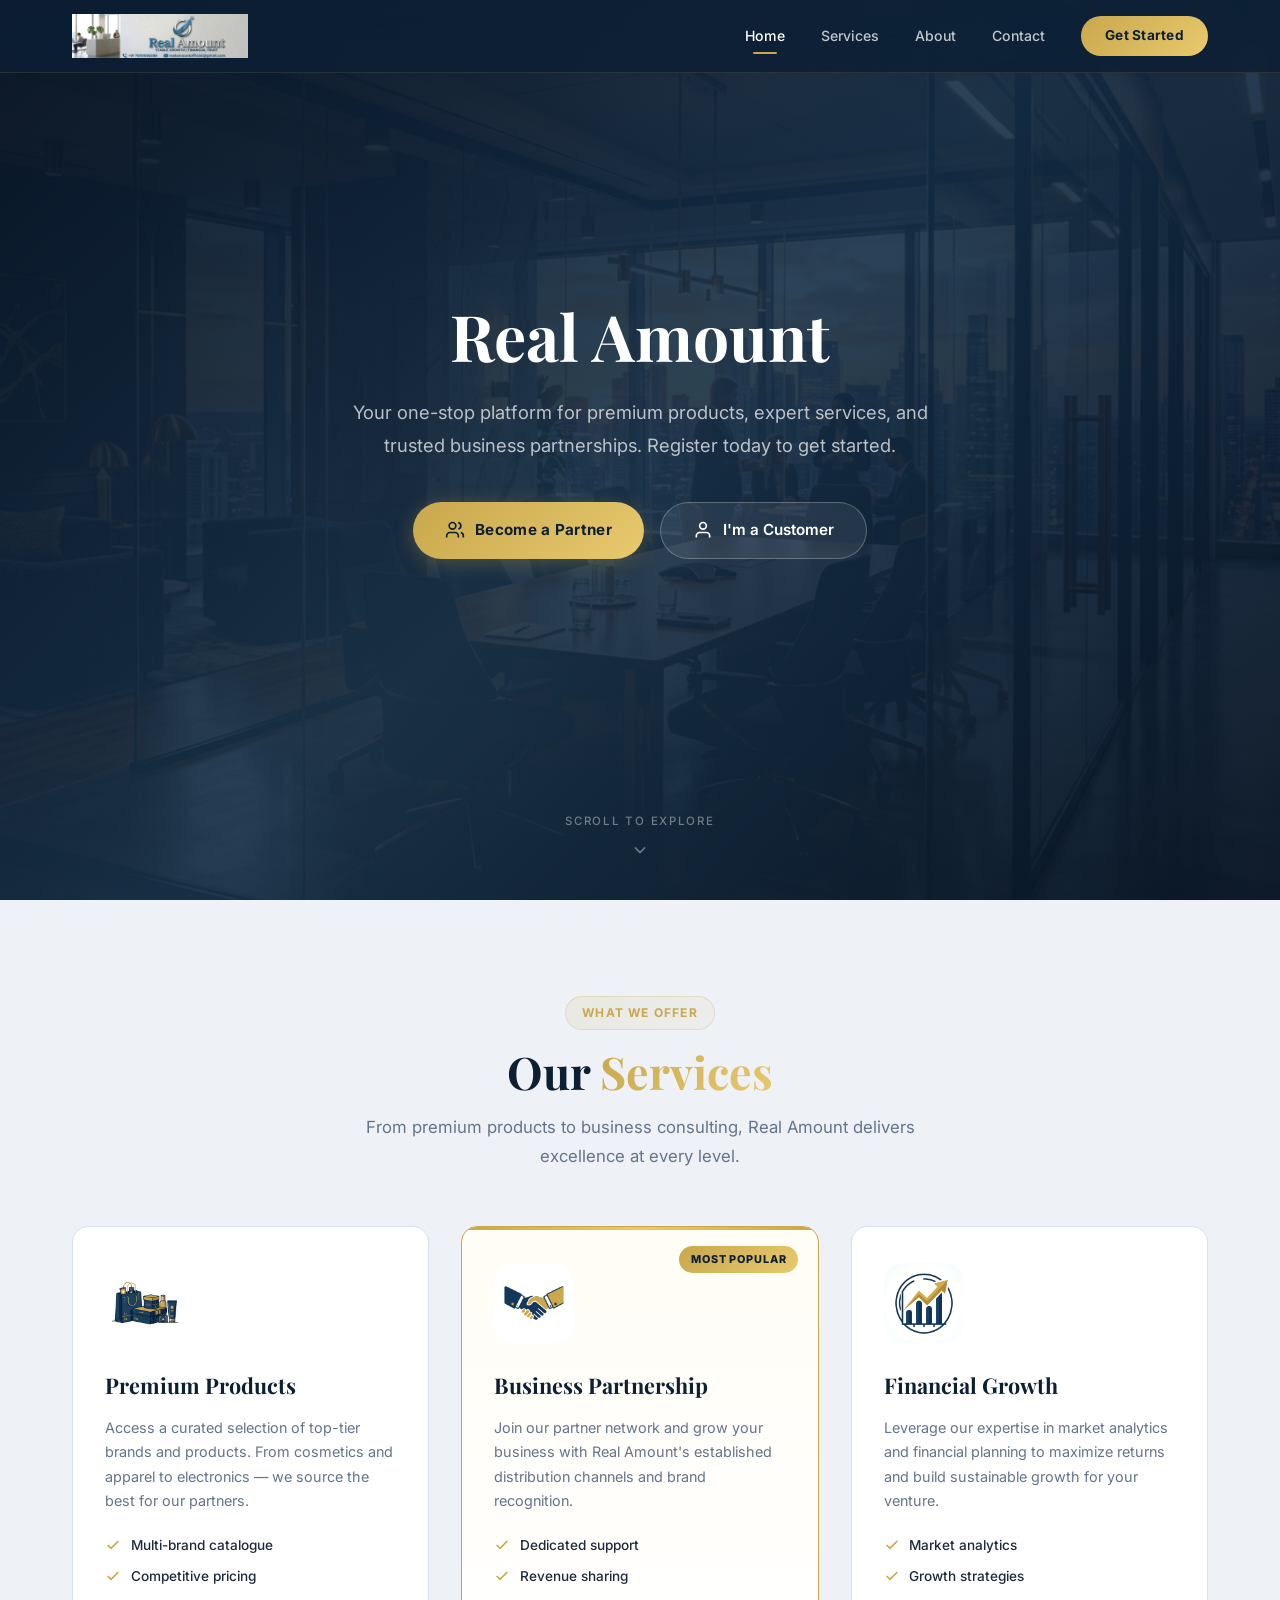
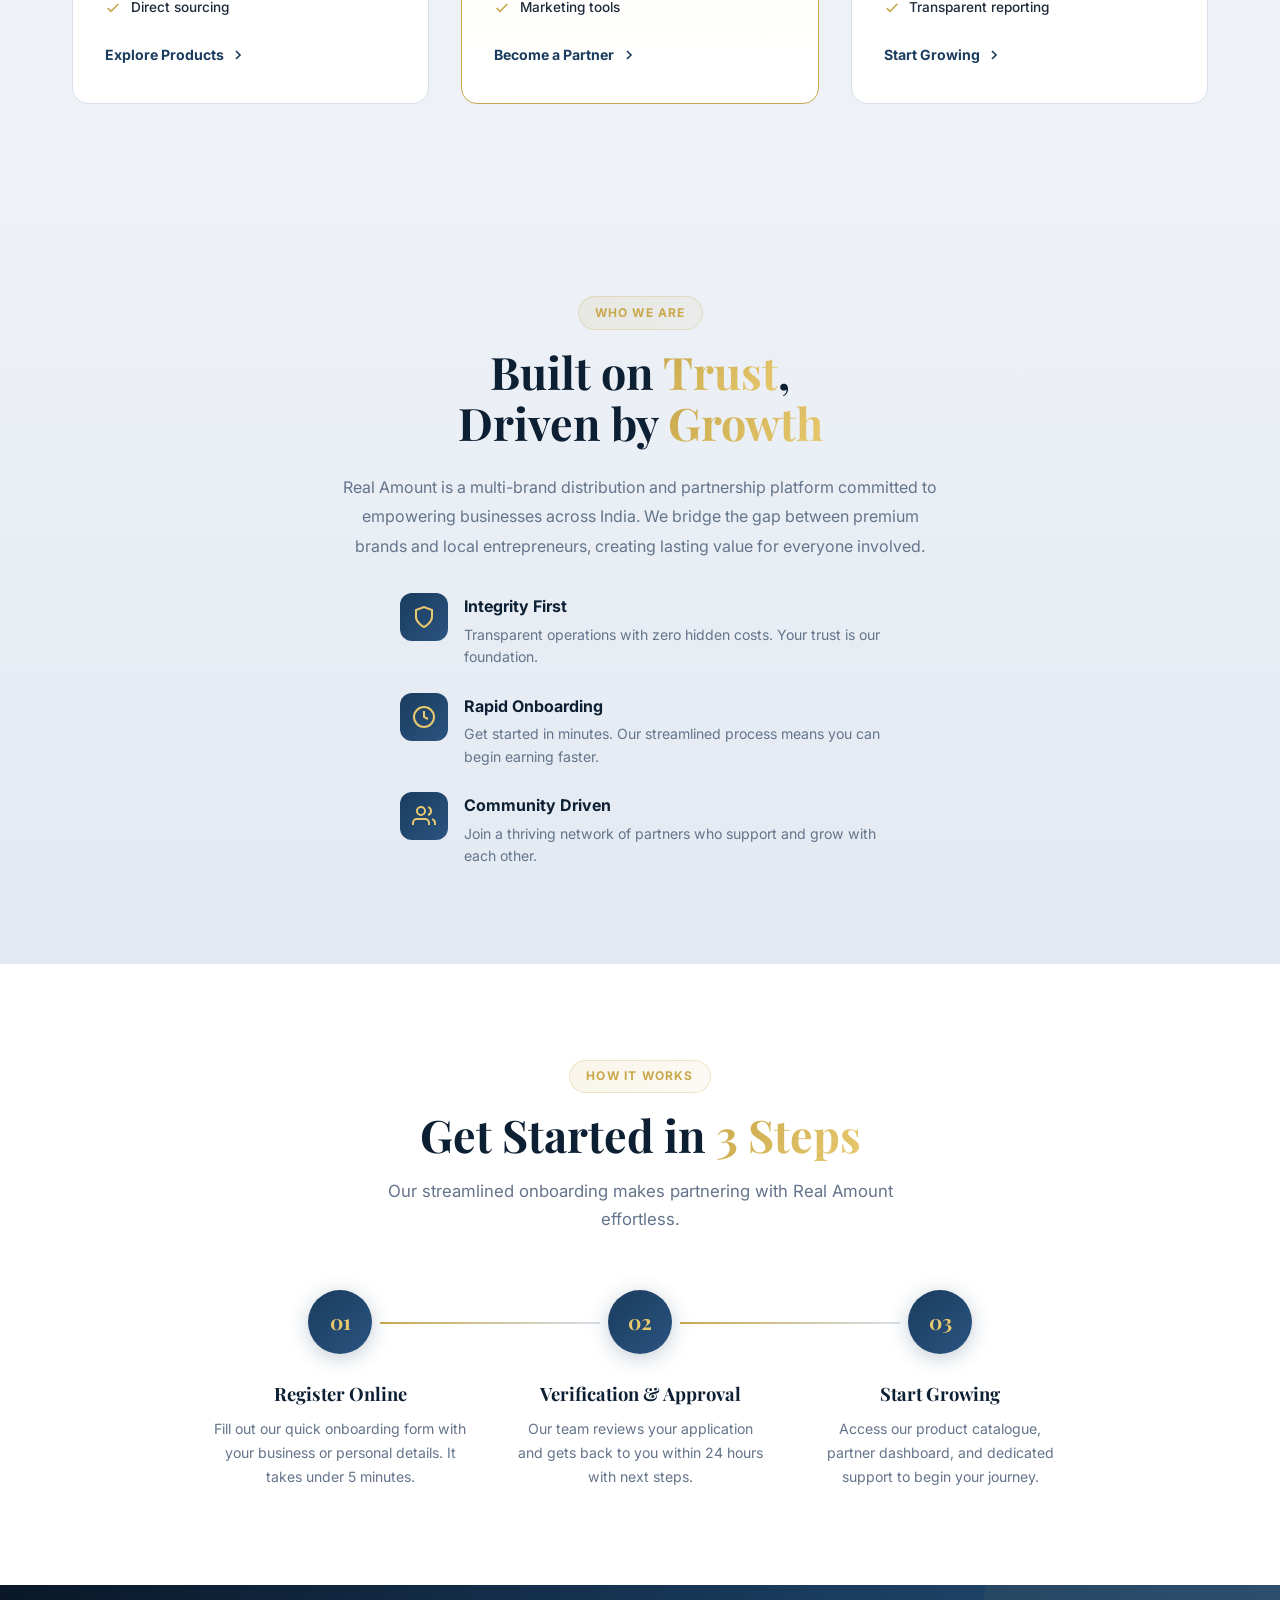
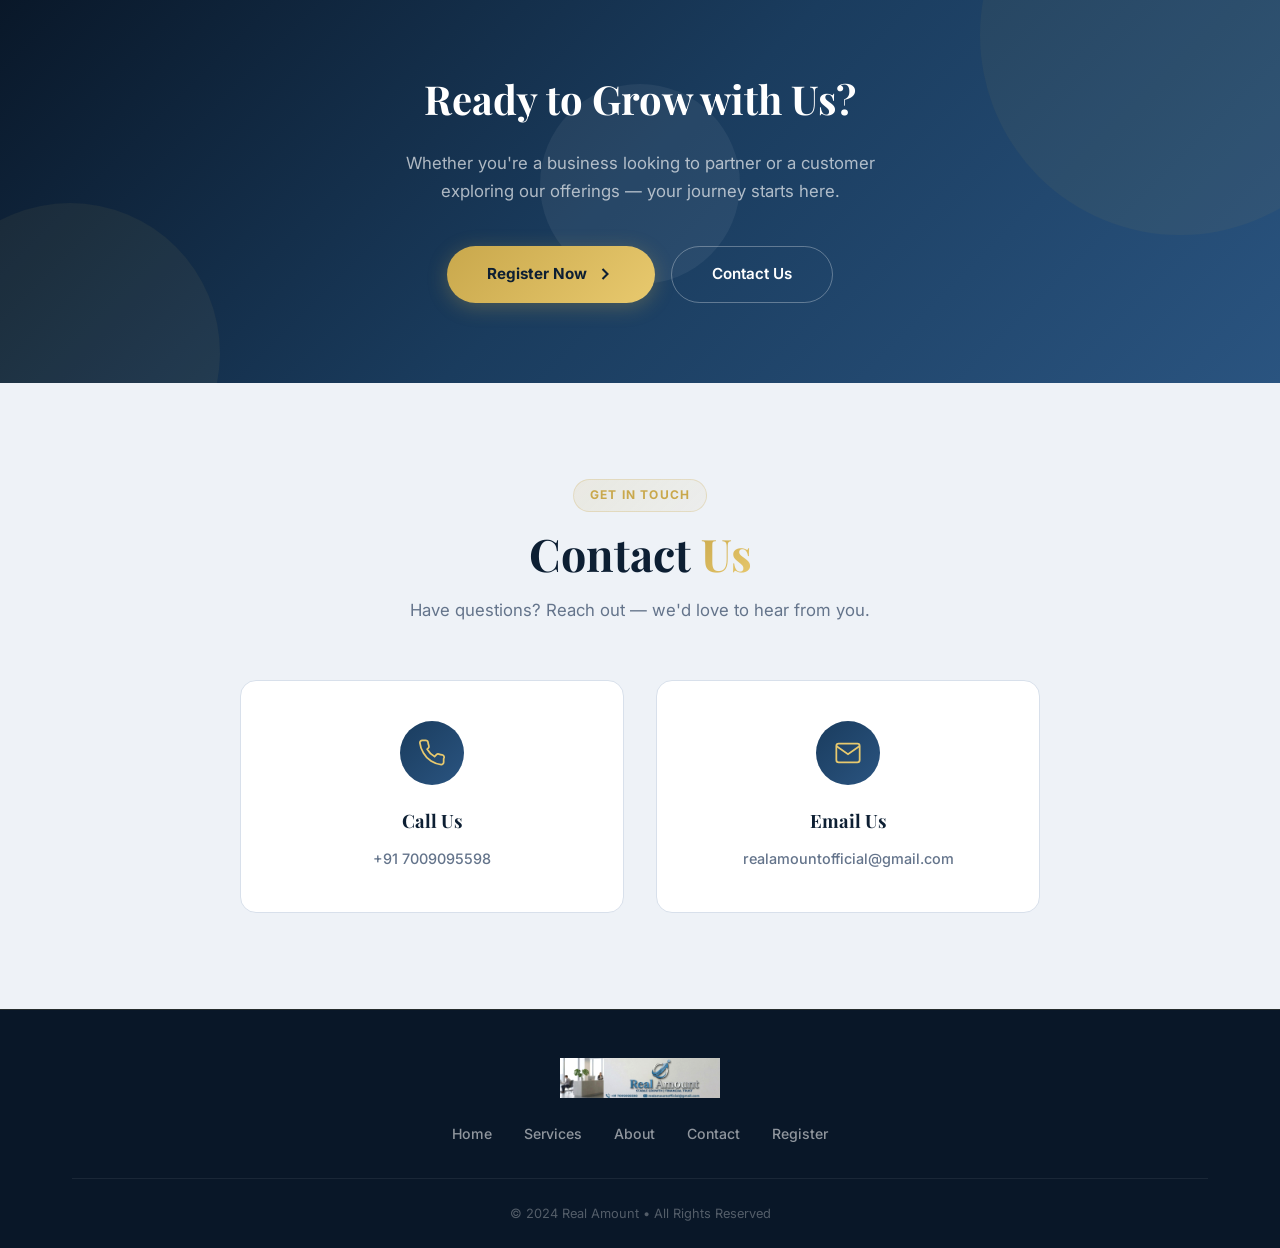
<file: index.html>
<!doctype html>
<html lang="en">
<head>
    <meta charset="UTF-8" />
    <meta name="viewport" content="width=device-width, initial-scale=1.0" />
    <title>Real Amount</title>
    <meta name="description" content="Real Amount — Partner with us or explore our premium product and service offerings." />
    <link rel="stylesheet" href="home.css" />
    <link rel="preconnect" href="https://fonts.googleapis.com" />
    <link href="https://fonts.googleapis.com/css2?family=Inter:wght@300;400;500;600;700;800;900&family=Playfair+Display:wght@400;500;600;700&display=swap" rel="stylesheet" />
</head>
<body>

    <!-- ═══════════ NAVIGATION ═══════════ -->
    <nav class="navbar" id="navbar">
        <div class="nav-inner">
            <a href="home.html" class="nav-brand">
                <img src="assets/logo.jpeg" alt="Real Amount" class="nav-logo" />
            </a>
            <div class="nav-links" id="nav-links">
                <a href="#hero" class="nav-link active">Home</a>
                <a href="#services" class="nav-link">Services</a>
                <a href="#about" class="nav-link">About</a>
                <a href="#contact" class="nav-link">Contact</a>
                <a href="register.html" class="nav-cta">Get Started</a>
            </div>
            <button class="nav-toggle" id="nav-toggle" aria-label="Toggle navigation">
                <span></span><span></span><span></span>
            </button>
        </div>
    </nav>

    <!-- ═══════════ HERO ═══════════ -->
    <section class="hero" id="hero">
        <div class="hero-bg">
            <img src="assets/hero-bg.png" alt="" class="hero-bg-img" />
            <div class="hero-overlay"></div>
        </div>
        <div class="hero-content">
            <h1 class="hero-title">
                <span class="hero-title-line">Real Amount</span>
            </h1>
            <p class="hero-subtitle">
                Your one-stop platform for premium products, expert services, and trusted business partnerships. Register today to get started.
            </p>
            <div class="hero-actions">
                <a href="register.html" class="btn-hero-primary" id="cta-partner">
                    <svg width="20" height="20" viewBox="0 0 24 24" fill="none" stroke="currentColor" stroke-width="2"><path d="M16 21v-2a4 4 0 0 0-4-4H6a4 4 0 0 0-4 4v2"/><circle cx="9" cy="7" r="4"/><path d="M22 21v-2a4 4 0 0 0-3-3.87"/><path d="M16 3.13a4 4 0 0 1 0 7.75"/></svg>
                    Become a Partner
                </a>
                <a href="register.html" class="btn-hero-secondary" id="cta-customer">
                    <svg width="20" height="20" viewBox="0 0 24 24" fill="none" stroke="currentColor" stroke-width="2"><path d="M20 21v-2a4 4 0 0 0-4-4H8a4 4 0 0 0-4 4v2"/><circle cx="12" cy="7" r="4"/></svg>
                    I'm a Customer
                </a>
            </div>
        </div>
        <div class="hero-scroll-indicator">
            <span>Scroll to explore</span>
            <div class="scroll-arrow">
                <svg width="20" height="20" viewBox="0 0 24 24" fill="none" stroke="currentColor" stroke-width="2"><polyline points="6 9 12 15 18 9"/></svg>
            </div>
        </div>
    </section>

    <!-- ═══════════ SERVICES ═══════════ -->
    <section class="services" id="services">
        <div class="section-container">
            <div class="section-header">
                <span class="section-tag">What We Offer</span>
                <h2 class="section-title">Our <span class="text-accent">Services</span></h2>
                <p class="section-desc">From premium products to business consulting, Real Amount delivers excellence at every level.</p>
            </div>
            <div class="services-grid">
                <div class="service-card" id="card-products">
                    <div class="service-card-glow"></div>
                    <div class="service-icon-wrap">
                        <img src="assets/service-products.png" alt="Products" class="service-icon-img" />
                    </div>
                    <h3 class="service-card-title">Premium Products</h3>
                    <p class="service-card-desc">Access a curated selection of top-tier brands and products. From cosmetics and apparel to electronics — we source the best for our partners.</p>
                    <ul class="service-features">
                        <li>
                            <svg width="16" height="16" viewBox="0 0 24 24" fill="none" stroke="currentColor" stroke-width="2.5"><polyline points="20 6 9 17 4 12"/></svg>
                            Multi-brand catalogue
                        </li>
                        <li>
                            <svg width="16" height="16" viewBox="0 0 24 24" fill="none" stroke="currentColor" stroke-width="2.5"><polyline points="20 6 9 17 4 12"/></svg>
                            Competitive pricing
                        </li>
                        <li>
                            <svg width="16" height="16" viewBox="0 0 24 24" fill="none" stroke="currentColor" stroke-width="2.5"><polyline points="20 6 9 17 4 12"/></svg>
                            Direct sourcing
                        </li>
                    </ul>
                    <a href="index.html" class="service-card-link">
                        Explore Products
                        <svg width="16" height="16" viewBox="0 0 24 24" fill="none" stroke="currentColor" stroke-width="2.5"><polyline points="9 18 15 12 9 6"/></svg>
                    </a>
                </div>

                <div class="service-card featured" id="card-partnership">
                    <div class="service-card-glow"></div>
                    <div class="service-featured-tag">Most Popular</div>
                    <div class="service-icon-wrap">
                        <img src="assets/service-consulting.png" alt="Partnership" class="service-icon-img" />
                    </div>
                    <h3 class="service-card-title">Business Partnership</h3>
                    <p class="service-card-desc">Join our partner network and grow your business with Real Amount's established distribution channels and brand recognition.</p>
                    <ul class="service-features">
                        <li>
                            <svg width="16" height="16" viewBox="0 0 24 24" fill="none" stroke="currentColor" stroke-width="2.5"><polyline points="20 6 9 17 4 12"/></svg>
                            Dedicated support
                        </li>
                        <li>
                            <svg width="16" height="16" viewBox="0 0 24 24" fill="none" stroke="currentColor" stroke-width="2.5"><polyline points="20 6 9 17 4 12"/></svg>
                            Revenue sharing
                        </li>
                        <li>
                            <svg width="16" height="16" viewBox="0 0 24 24" fill="none" stroke="currentColor" stroke-width="2.5"><polyline points="20 6 9 17 4 12"/></svg>
                            Marketing tools
                        </li>
                    </ul>
                    <a href="index.html" class="service-card-link">
                        Become a Partner
                        <svg width="16" height="16" viewBox="0 0 24 24" fill="none" stroke="currentColor" stroke-width="2.5"><polyline points="9 18 15 12 9 6"/></svg>
                    </a>
                </div>

                <div class="service-card" id="card-growth">
                    <div class="service-card-glow"></div>
                    <div class="service-icon-wrap">
                        <img src="assets/service-growth.png" alt="Growth" class="service-icon-img" />
                    </div>
                    <h3 class="service-card-title">Financial Growth</h3>
                    <p class="service-card-desc">Leverage our expertise in market analytics and financial planning to maximize returns and build sustainable growth for your venture.</p>
                    <ul class="service-features">
                        <li>
                            <svg width="16" height="16" viewBox="0 0 24 24" fill="none" stroke="currentColor" stroke-width="2.5"><polyline points="20 6 9 17 4 12"/></svg>
                            Market analytics
                        </li>
                        <li>
                            <svg width="16" height="16" viewBox="0 0 24 24" fill="none" stroke="currentColor" stroke-width="2.5"><polyline points="20 6 9 17 4 12"/></svg>
                            Growth strategies
                        </li>
                        <li>
                            <svg width="16" height="16" viewBox="0 0 24 24" fill="none" stroke="currentColor" stroke-width="2.5"><polyline points="20 6 9 17 4 12"/></svg>
                            Transparent reporting
                        </li>
                    </ul>
                    <a href="index.html" class="service-card-link">
                        Start Growing
                        <svg width="16" height="16" viewBox="0 0 24 24" fill="none" stroke="currentColor" stroke-width="2.5"><polyline points="9 18 15 12 9 6"/></svg>
                    </a>
                </div>
            </div>
        </div>
    </section>

    <!-- ═══════════ ABOUT ═══════════ -->
    <section class="about" id="about">
        <div class="section-container">
            <div class="about-grid">
                <div class="about-content">
                    <span class="section-tag">Who We Are</span>
                    <h2 class="section-title">Built on <span class="text-accent">Trust</span>,<br/>Driven by <span class="text-accent">Growth</span></h2>
                    <p class="about-text">
                        Real Amount is a multi-brand distribution and partnership platform committed to empowering businesses across India. We bridge the gap between premium brands and local entrepreneurs, creating lasting value for everyone involved.
                    </p>
                    <div class="about-values">
                        <div class="value-item">
                            <div class="value-icon">
                                <svg width="24" height="24" viewBox="0 0 24 24" fill="none" stroke="currentColor" stroke-width="2"><path d="M12 22s8-4 8-10V5l-8-3-8 3v7c0 6 8 10 8 10z"/></svg>
                            </div>
                            <div>
                                <h4>Integrity First</h4>
                                <p>Transparent operations with zero hidden costs. Your trust is our foundation.</p>
                            </div>
                        </div>
                        <div class="value-item">
                            <div class="value-icon">
                                <svg width="24" height="24" viewBox="0 0 24 24" fill="none" stroke="currentColor" stroke-width="2"><circle cx="12" cy="12" r="10"/><polyline points="12 6 12 12 16 14"/></svg>
                            </div>
                            <div>
                                <h4>Rapid Onboarding</h4>
                                <p>Get started in minutes. Our streamlined process means you can begin earning faster.</p>
                            </div>
                        </div>
                        <div class="value-item">
                            <div class="value-icon">
                                <svg width="24" height="24" viewBox="0 0 24 24" fill="none" stroke="currentColor" stroke-width="2"><path d="M17 21v-2a4 4 0 0 0-4-4H5a4 4 0 0 0-4 4v2"/><circle cx="9" cy="7" r="4"/><path d="M23 21v-2a4 4 0 0 0-3-3.87"/><path d="M16 3.13a4 4 0 0 1 0 7.75"/></svg>
                            </div>
                            <div>
                                <h4>Community Driven</h4>
                                <p>Join a thriving network of partners who support and grow with each other.</p>
                            </div>
                        </div>
                    </div>
                </div>

            </div>
        </div>
    </section>

    <!-- ═══════════ HOW IT WORKS ═══════════ -->
    <section class="process" id="process">
        <div class="section-container">
            <div class="section-header">
                <span class="section-tag">How It Works</span>
                <h2 class="section-title">Get Started in <span class="text-accent">3 Steps</span></h2>
                <p class="section-desc">Our streamlined onboarding makes partnering with Real Amount effortless.</p>
            </div>
            <div class="process-timeline">
                <div class="process-step">
                    <div class="process-number">01</div>
                    <div class="process-connector"></div>
                    <div class="process-content">
                        <h3>Register Online</h3>
                        <p>Fill out our quick onboarding form with your business or personal details. It takes under 5 minutes.</p>
                    </div>
                </div>
                <div class="process-step">
                    <div class="process-number">02</div>
                    <div class="process-connector"></div>
                    <div class="process-content">
                        <h3>Verification & Approval</h3>
                        <p>Our team reviews your application and gets back to you within 24 hours with next steps.</p>
                    </div>
                </div>
                <div class="process-step">
                    <div class="process-number">03</div>
                    <div class="process-connector"></div>
                    <div class="process-content">
                        <h3>Start Growing</h3>
                        <p>Access our product catalogue, partner dashboard, and dedicated support to begin your journey.</p>
                    </div>
                </div>
            </div>
        </div>
    </section>

    <!-- ═══════════ CTA BANNER ═══════════ -->
    <section class="cta-banner">
        <div class="cta-bg-shapes">
            <div class="cta-shape shape-1"></div>
            <div class="cta-shape shape-2"></div>
            <div class="cta-shape shape-3"></div>
        </div>
        <div class="section-container cta-content">
            <h2 class="cta-title">Ready to Grow with Us?</h2>
            <p class="cta-desc">Whether you're a business looking to partner or a customer exploring our offerings — your journey starts here.</p>
            <div class="cta-actions">
                <a href="index.html" class="btn-cta-primary" id="cta-bottom-partner">
                    Register Now
                    <svg width="20" height="20" viewBox="0 0 24 24" fill="none" stroke="currentColor" stroke-width="2.5"><polyline points="9 18 15 12 9 6"/></svg>
                </a>
                <a href="#contact" class="btn-cta-secondary" id="cta-bottom-contact">Contact Us</a>
            </div>
        </div>
    </section>

    <!-- ═══════════ CONTACT ═══════════ -->
    <section class="contact" id="contact">
        <div class="section-container">
            <div class="section-header">
                <span class="section-tag">Get in Touch</span>
                <h2 class="section-title">Contact <span class="text-accent">Us</span></h2>
                <p class="section-desc">Have questions? Reach out — we'd love to hear from you.</p>
            </div>
            <div class="contact-grid">
                <div class="contact-card" id="contact-phone">
                    <div class="contact-card-icon">
                        <svg width="28" height="28" viewBox="0 0 24 24" fill="none" stroke="currentColor" stroke-width="1.5">
                            <path d="M22 16.92v3a2 2 0 0 1-2.18 2 19.79 19.79 0 0 1-8.63-3.07A19.5 19.5 0 0 1 4.69 12 19.79 19.79 0 0 1 1.61 3.4 2 2 0 0 1 3.59 1.22h3a2 2 0 0 1 2 1.72c.127.96.361 1.903.7 2.81a2 2 0 0 1-.45 2.11L7.91 8.77a16 16 0 0 0 6.29 6.29l1.62-1.62a2 2 0 0 1 2.11-.45c.907.339 1.85.573 2.81.7A2 2 0 0 1 22 16.92z"/>
                        </svg>
                    </div>
                    <h3>Call Us</h3>
                    <a href="tel:+917009095598">+91 7009095598</a>
                </div>
                <div class="contact-card" id="contact-email">
                    <div class="contact-card-icon">
                        <svg width="28" height="28" viewBox="0 0 24 24" fill="none" stroke="currentColor" stroke-width="1.5">
                            <path d="M4 4h16c1.1 0 2 .9 2 2v12c0 1.1-.9 2-2 2H4c-1.1 0-2-.9-2-2V6c0-1.1.9-2 2-2z"/>
                            <polyline points="22,6 12,13 2,6"/>
                        </svg>
                    </div>
                    <h3>Email Us</h3>
                    <a href="mailto:realamountofficial@gmail.com">realamountofficial@gmail.com</a>
                </div>
            </div>
        </div>
    </section>

    <!-- ═══════════ FOOTER ═══════════ -->
    <footer class="home-footer">
        <div class="footer-inner">
            <div class="footer-brand">
                <img src="assets/logo.jpeg" alt="Real Amount" class="footer-logo" />

            </div>
            <div class="footer-links">
                <a href="#hero">Home</a>
                <a href="#services">Services</a>
                <a href="#about">About</a>
                <a href="#contact">Contact</a>
                <a href="register.html">Register</a>
            </div>
            <div class="footer-bottom">
                <p>&copy; 2024 Real Amount &bull; All Rights Reserved</p>
            </div>
        </div>
    </footer>

    <script src="home.js"></script>
</body>
</html>
</file>
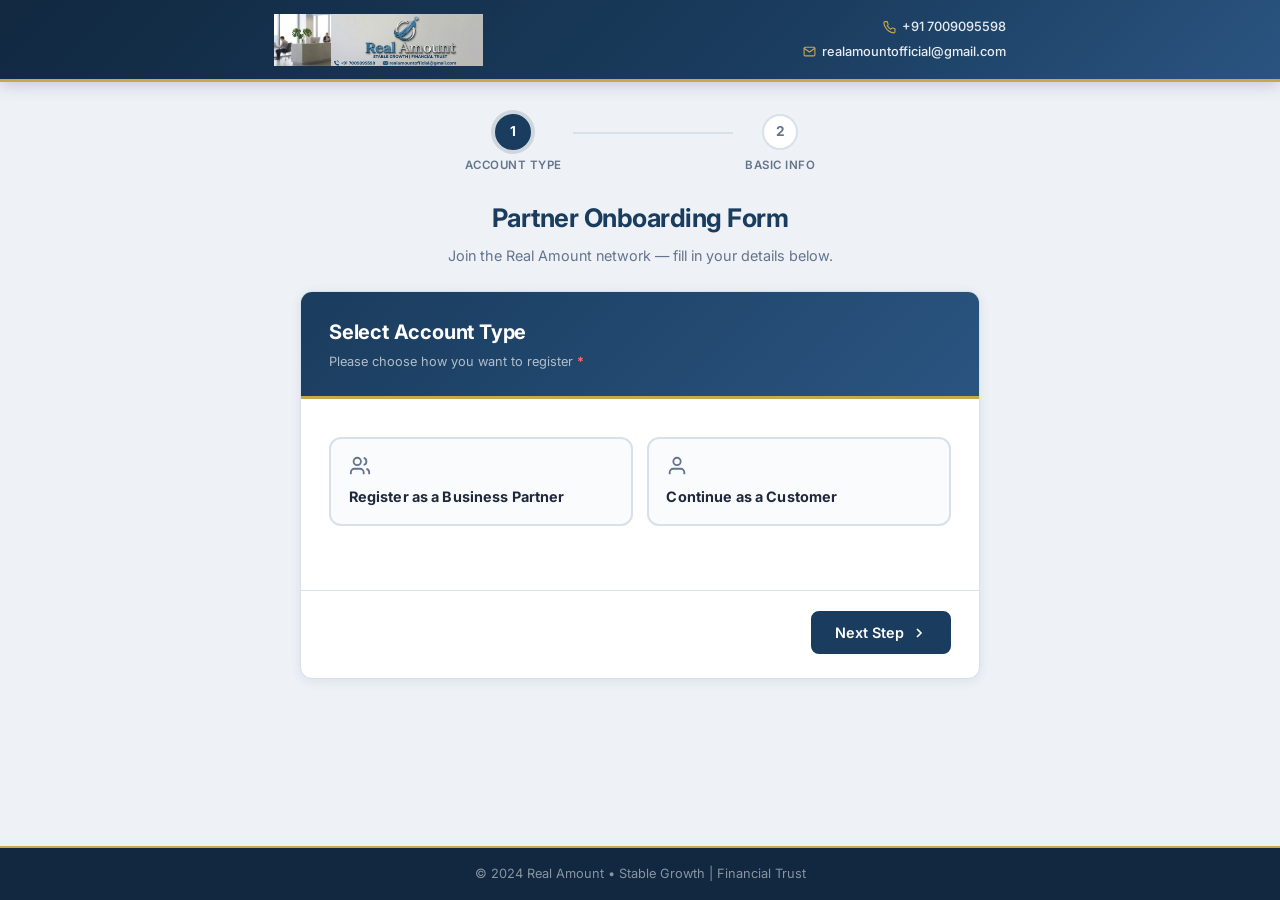
<file: register.html>
<!doctype html>
<html lang="en">

<head>
    <meta charset="UTF-8" />
    <meta name="viewport" content="width=device-width, initial-scale=1.0" />
    <title>Partner Onboarding | Real Amount</title>
    <link rel="stylesheet" href="styles.css" />
    <link rel="preconnect" href="https://fonts.googleapis.com" />
    <link href="https://fonts.googleapis.com/css2?family=Inter:wght@400;500;600;700&display=swap" rel="stylesheet" />
</head>

<body>
    <!-- ───── HEADER ───── -->
    <header class="site-header">
        <div class="header-inner">
            <img src="assets/logo.jpeg" alt="Real Amount" class="logo" />
            <div class="header-contact">
                <a href="tel:+917009095598" class="contact-item">
                    <svg viewBox="0 0 24 24" fill="none" stroke="currentColor" stroke-width="2">
                        <path
                            d="M22 16.92v3a2 2 0 0 1-2.18 2 19.79 19.79 0 0 1-8.63-3.07A19.5 19.5 0 0 1 4.69 12 19.79 19.79 0 0 1 1.61 3.4 2 2 0 0 1 3.59 1.22h3a2 2 0 0 1 2 1.72c.127.96.361 1.903.7 2.81a2 2 0 0 1-.45 2.11L7.91 8.77a16 16 0 0 0 6.29 6.29l1.62-1.62a2 2 0 0 1 2.11-.45c.907.339 1.85.573 2.81.7A2 2 0 0 1 22 16.92z" />
                    </svg>
                    +91 7009095598
                </a>
                <a href="mailto:realamountofficial@gmail.com" class="contact-item">
                    <svg viewBox="0 0 24 24" fill="none" stroke="currentColor" stroke-width="2">
                        <path d="M4 4h16c1.1 0 2 .9 2 2v12c0 1.1-.9 2-2 2H4c-1.1 0-2-.9-2-2V6c0-1.1.9-2 2-2z" />
                        <polyline points="22,6 12,13 2,6" />
                    </svg>
                    realamountofficial@gmail.com
                </a>
            </div>
        </div>
    </header>

    <!-- ───── MAIN ───── -->
    <main class="main-container">
        <!-- Progress Indicator -->
        <div class="progress-wrapper" id="progress-wrapper">
            <div class="progress-track">
                <div class="progress-step" id="prog-step-1">
                    <div class="step-circle active" id="prog-circle-1">
                        1
                    </div>
                    <span class="step-label" id="prog-label-1">Account Type</span>
                </div>
                <div class="progress-line" id="prog-line-1"></div>
                <div class="progress-step" id="prog-step-2">
                    <div class="step-circle" id="prog-circle-2">2</div>
                    <span class="step-label" id="prog-label-2">Basic Info</span>
                </div>
                <div class="progress-line hidden" id="prog-line-2"></div>
                <div class="progress-step hidden" id="prog-step-3">
                    <div class="step-circle" id="prog-circle-3">3</div>
                    <span class="step-label" id="prog-label-3">Payment</span>
                </div>
            </div>
        </div>

        <!-- Form Title -->
        <div class="form-title-block">
            <h1>Partner Onboarding Form</h1>
            <p>
                Join the Real Amount network — fill in your details below.
            </p>
        </div>

        <!-- ── STEP 0: Account Type ── -->
        <div class="form-card" id="step-0">
            <div class="card-header">
                <h2>Select Account Type</h2>
                <p class="required-note">
                    Please choose how you want to register <span class="asterisk">*</span>
                </p>
            </div>

            <div class="fields-grid">
                <div class="form-group full-width">
                    <div class="radio-group account-type-group">
                        <label class="radio-card" id="radio-card-partner">
                            <input type="radio" name="accountType" value="Partner" id="at-partner" />
                            <div class="radio-card-inner">
                                <svg viewBox="0 0 24 24" fill="none" stroke="currentColor" stroke-width="2">
                                    <path d="M16 21v-2a4 4 0 0 0-4-4H6a4 4 0 0 0-4 4v2" />
                                    <circle cx="9" cy="7" r="4" />
                                    <path d="M22 21v-2a4 4 0 0 0-3-3.87" />
                                    <path d="M16 3.13a4 4 0 0 1 0 7.75" />
                                </svg>
                                <span class="radio-title">Register as a Business Partner</span>
                            </div>
                        </label>
                        <label class="radio-card" id="radio-card-customer">
                            <input type="radio" name="accountType" value="Customer" id="at-customer" />
                            <div class="radio-card-inner">
                                <svg viewBox="0 0 24 24" fill="none" stroke="currentColor" stroke-width="2">
                                    <path d="M20 21v-2a4 4 0 0 0-4-4H8a4 4 0 0 0-4 4v2" />
                                    <circle cx="12" cy="7" r="4" />
                                </svg>
                                <span class="radio-title">Continue as a Customer</span>
                            </div>
                        </label>
                    </div>
                    <span class="field-error hidden" id="accountType-error"></span>
                </div>
            </div>

            <div class="btn-row">
                <div></div>
                <button class="btn btn-primary" onclick="goToStep1()">
                    Next Step
                    <svg viewBox="0 0 24 24" fill="none" stroke="currentColor" stroke-width="2.5">
                        <polyline points="9 18 15 12 9 6" />
                    </svg>
                </button>
            </div>
        </div>

        <!-- ── STEP 1: Basic Info ── -->
        <div class="form-card hidden" id="step-1">
            <div class="card-header">
                <span class="card-badge">Step 1 of 2</span>
                <h2>Business Information</h2>
                <p class="required-note">
                    <span class="asterisk">*</span> indicates required field
                </p>
            </div>

            <div class="fields-grid">
                <!-- Email -->
                <div class="form-group full-width">
                    <label for="email">Email <span class="asterisk">*</span></label>
                    <input type="email" id="email" name="email" placeholder="your@email.com" autocomplete="email" />
                    <span class="field-error hidden" id="email-error"></span>
                </div>

                <!-- Business Name -->
                <div class="form-group full-width">
                    <label for="businessName">Business Name
                        <span class="asterisk">*</span></label>
                    <input type="text" id="businessName" name="businessName" placeholder="Enter your business name" />
                    <span class="field-error hidden" id="businessName-error"></span>
                </div>

                <!-- Workplace Address -->
                <div class="form-group full-width">
                    <label for="workplaceAddress">Workplace Address
                        <span class="asterisk">*</span></label>
                    <textarea id="workplaceAddress" name="workplaceAddress" placeholder="Full address of your workplace"
                        rows="3"></textarea>
                    <span class="field-error hidden" id="workplaceAddress-error"></span>
                </div>

                <!-- GST Number -->
                <div class="form-group">
                    <label for="gstNumber">GST Number</label>
                    <input type="text" id="gstNumber" name="gstNumber" placeholder="Optional" maxlength="15"
                        style="text-transform: uppercase" />
                </div>

                <!-- Contact Person -->
                <div class="form-group">
                    <label for="contactPerson">Contact Person Name
                        <span class="asterisk">*</span></label>
                    <input type="text" id="contactPerson" name="contactPerson" placeholder="Full name" />
                    <span class="field-error hidden" id="contactPerson-error"></span>
                </div>

                <!-- Mobile Number -->
                <div class="form-group">
                    <label for="mobile">Mobile Number
                        <span class="asterisk">*</span></label>
                    <div class="input-with-prefix">
                        <span class="input-prefix">+91</span>
                        <input type="tel" id="mobile" name="mobile" placeholder="10-digit number" maxlength="10"
                            inputmode="numeric" />
                    </div>
                    <span class="field-error hidden" id="mobile-error"></span>
                </div>

                <!-- Business Type -->
                <div class="form-group full-width">
                    <label>Choose your business type
                        <span class="asterisk">*</span></label>
                    <div class="radio-group">
                        <label class="radio-card" id="radio-card-product">
                            <input type="radio" name="businessType" value="Product Sale (Retail)" id="bt-product" />
                            <div class="radio-card-inner">
                                <svg viewBox="0 0 24 24" fill="none" stroke="currentColor" stroke-width="2">
                                    <path d="M6 2L3 6v14a2 2 0 0 0 2 2h14a2 2 0 0 0 2-2V6l-3-4z" />
                                    <line x1="3" y1="6" x2="21" y2="6" />
                                    <path d="M16 10a4 4 0 0 1-8 0" />
                                </svg>
                                <span class="radio-title">Product Sale (Retail)</span>
                                <span class="radio-desc">Sell physical products to
                                    customers</span>
                            </div>
                        </label>
                        <label class="radio-card" id="radio-card-service">
                            <input type="radio" name="businessType" value="Service Provider" id="bt-service" />
                            <div class="radio-card-inner">
                                <svg viewBox="0 0 24 24" fill="none" stroke="currentColor" stroke-width="2">
                                    <path
                                        d="M14.7 6.3a1 1 0 0 0 0 1.4l1.6 1.6a1 1 0 0 0 1.4 0l3.77-3.77a6 6 0 0 1-7.94 7.94l-6.91 6.91a2.12 2.12 0 0 1-3-3l6.91-6.91a6 6 0 0 1 7.94-7.94l-3.76 3.76z" />
                                </svg>
                                <span class="radio-title">Service Provider</span>
                                <span class="radio-desc">Offer services or repairs to
                                    customers</span>
                            </div>
                        </label>
                    </div>
                    <span class="field-error hidden" id="businessType-error"></span>
                </div>
            </div>
            <!-- /fields-grid -->

            <div class="btn-row">
                <div></div>
                <button class="btn btn-primary" onclick="goToStep2()">
                    Next Step
                    <svg viewBox="0 0 24 24" fill="none" stroke="currentColor" stroke-width="2.5">
                        <polyline points="9 18 15 12 9 6" />
                    </svg>
                </button>
            </div>
        </div>
        <!-- /step-1 -->

        <!-- ── STEP 1: Customer Details (CUSTOMER) ── -->
        <div class="form-card hidden" id="step-1-customer">
            <div class="card-header">
                <span class="card-badge">Step 1 of 3</span>
                <h2>Customer Details</h2>
                <p class="required-note">
                    <span class="asterisk">*</span> indicates required field
                </p>
            </div>

            <div class="fields-grid">
                <div class="form-group full-width">
                    <label for="customerName">Name <span class="asterisk">*</span></label>
                    <input type="text" id="customerName" name="customerName" placeholder="Enter your full name" />
                    <span class="field-error hidden" id="customerName-error"></span>
                </div>

                <div class="form-group">
                    <label for="customerMobile">Mobile Number <span class="asterisk">*</span></label>
                    <div class="input-with-prefix">
                        <span class="input-prefix">+91</span>
                        <input type="tel" id="customerMobile" name="customerMobile" placeholder="10-digit number"
                            maxlength="10" inputmode="numeric" />
                    </div>
                    <span class="field-error hidden" id="customerMobile-error"></span>
                </div>

                <div class="form-group full-width">
                    <label for="customerAddress">Address <span class="asterisk">*</span></label>
                    <textarea id="customerAddress" name="customerAddress" placeholder="Your full address"
                        rows="3"></textarea>
                    <span class="field-error hidden" id="customerAddress-error"></span>
                </div>

                <div class="form-group full-width">
                    <label>What service do you want? <span class="asterisk">*</span></label>
                    <div class="radio-group">
                        <label class="radio-card" id="radio-card-buy-new">
                            <input type="radio" name="customerService" value="Buy New product" id="cs-buy-new" />
                            <div class="radio-card-inner">
                                <span class="radio-title">Buy New product</span>
                            </div>
                        </label>
                        <label class="radio-card" id="radio-card-service-repair">
                            <input type="radio" name="customerService" value="Service/Repair" id="cs-service-repair" />
                            <div class="radio-card-inner">
                                <span class="radio-title">Service/Repair</span>
                            </div>
                        </label>
                        <label class="radio-card" id="radio-card-buy-used">
                            <input type="radio" name="customerService" value="Buy used product" id="cs-buy-used" />
                            <div class="radio-card-inner">
                                <span class="radio-title">Buy used product</span>
                            </div>
                        </label>
                        <label class="radio-card" id="radio-card-sell-used">
                            <input type="radio" name="customerService" value="Sell used product" id="cs-sell-used" />
                            <div class="radio-card-inner">
                                <span class="radio-title">Sell used product</span>
                            </div>
                        </label>
                    </div>
                    <span class="field-error hidden" id="customerService-error"></span>
                </div>
            </div>

            <div class="btn-row">
                <button class="btn btn-outline" onclick="goBackToStep0()">
                    <svg viewBox="0 0 24 24" fill="none" stroke="currentColor" stroke-width="2.5">
                        <polyline points="15 18 9 12 15 6" />
                    </svg>
                    Back
                </button>
                <button class="btn btn-primary" onclick="goToStep2Customer()">
                    Next Step
                    <svg viewBox="0 0 24 24" fill="none" stroke="currentColor" stroke-width="2.5">
                        <polyline points="9 18 15 12 9 6" />
                    </svg>
                </button>
            </div>
        </div>

        <!-- ── STEP 2A: Product Sale (Retail) ── -->
        <div class="form-card hidden" id="step-2a">
            <div class="card-header">
                <span class="card-badge product-badge">Product Sale (Retail)</span>
                <h2>What products do you sell?</h2>
                <p class="required-note">
                    Select all that apply <span class="asterisk">*</span>
                </p>
            </div>

            <div class="checkbox-grid" id="product-checkbox-grid">
                <label class="checkbox-item"><input type="checkbox" name="products" value="Air Conditioner" /><span
                        class="checkbox-box"></span>Air
                    Conditioner</label>
                <label class="checkbox-item"><input type="checkbox" name="products" value="Refrigerator" /><span
                        class="checkbox-box"></span>Refrigerator</label>
                <label class="checkbox-item"><input type="checkbox" name="products" value="Led Tv" /><span
                        class="checkbox-box"></span>Led Tv</label>
                <label class="checkbox-item"><input type="checkbox" name="products" value="RO" /><span
                        class="checkbox-box"></span>RO</label>
                <label class="checkbox-item"><input type="checkbox" name="products" value="Inverter" /><span
                        class="checkbox-box"></span>Inverter</label>
                <label class="checkbox-item"><input type="checkbox" name="products" value="Oven/OTG/Induction" /><span
                        class="checkbox-box"></span>Oven/OTG/Induction</label>
                <label class="checkbox-item"><input type="checkbox" name="products" value="Cooler" /><span
                        class="checkbox-box"></span>Cooler</label>
                <label class="checkbox-item"><input type="checkbox" name="products" value="Washing Machine" /><span
                        class="checkbox-box"></span>Washing
                    Machine</label>
                <label class="checkbox-item"><input type="checkbox" name="products" value="Mobile" /><span
                        class="checkbox-box"></span>Mobile</label>
                <label class="checkbox-item"><input type="checkbox" name="products" value="Books and Stationary" /><span
                        class="checkbox-box"></span>Books and
                    Stationary</label>
                <label class="checkbox-item"><input type="checkbox" name="products" value="Kitchen Appliances" /><span
                        class="checkbox-box"></span>Kitchen
                    Appliances</label>
                <label class="checkbox-item"><input type="checkbox" name="products" value="Plywood and Hardware" /><span
                        class="checkbox-box"></span>Plywood and
                    Hardware</label>
                <label class="checkbox-item"><input type="checkbox" name="products" value="Automotive" /><span
                        class="checkbox-box"></span>Automotive</label>
                <label class="checkbox-item"><input type="checkbox" name="products" value="Furniture" /><span
                        class="checkbox-box"></span>Furniture</label>
                <label class="checkbox-item"><input type="checkbox" name="products" value="Gift Shop" /><span
                        class="checkbox-box"></span>Gift Shop</label>
                <label class="checkbox-item"><input type="checkbox" name="products" value="Footwear" /><span
                        class="checkbox-box"></span>Footwear</label>
                <label class="checkbox-item"><input type="checkbox" name="products" value="Chemist" /><span
                        class="checkbox-box"></span>Chemist</label>
                <label class="checkbox-item"><input type="checkbox" name="products" value="Building Material" /><span
                        class="checkbox-box"></span>Building
                    Material</label>
                <label class="checkbox-item"><input type="checkbox" name="products" value="Agricultural Goods" /><span
                        class="checkbox-box"></span>Agricultural
                    Goods</label>
                <label class="checkbox-item"><input type="checkbox" name="products" value="Sweet Shop" /><span
                        class="checkbox-box"></span>Sweet Shop</label>
                <label class="checkbox-item"><input type="checkbox" name="products" value="Sanitary Store" /><span
                        class="checkbox-box"></span>Sanitary
                    Store</label>
                <label class="checkbox-item"><input type="checkbox" name="products" value="Home Baker" /><span
                        class="checkbox-box"></span>Home Baker</label>
                <label class="checkbox-item"><input type="checkbox" name="products" value="Hardware and Tools" /><span
                        class="checkbox-box"></span>Hardware and
                    Tools</label>
                <label class="checkbox-item"><input type="checkbox" name="products" value="Toys/Games" /><span
                        class="checkbox-box"></span>Toys/Games</label>
                <label class="checkbox-item"><input type="checkbox" name="products" value="Flowers and Gifts" /><span
                        class="checkbox-box"></span>Flowers and
                    Gifts</label>
                <label class="checkbox-item"><input type="checkbox" name="products" value="Boutique" /><span
                        class="checkbox-box"></span>Boutique</label>
                <label class="checkbox-item"><input type="checkbox" name="products" value="Home Decor" /><span
                        class="checkbox-box"></span>Home Decor</label>
                <label class="checkbox-item"><input type="checkbox" name="products" value="Opticals" /><span
                        class="checkbox-box"></span>Opticals</label>
                <label class="checkbox-item"><input type="checkbox" name="products" value="Grocery Store" /><span
                        class="checkbox-box"></span>Grocery Store</label>
                <label class="checkbox-item"><input type="checkbox" name="products" value="Spare Parts" /><span
                        class="checkbox-box"></span>Spare Parts</label>
                <label class="checkbox-item none-item"><input type="checkbox" name="products" value="None of the above"
                        id="product-none" /><span class="checkbox-box"></span>None of the
                    above</label>
                <label class="checkbox-item other-item">
                    <input type="checkbox" name="products" value="Other" id="product-other" />
                    <span class="checkbox-box"></span>Other
                </label>
            </div>
            <div class="other-input-wrap hidden" id="product-other-wrap">
                <input type="text" id="product-other-input" class="other-input" placeholder="Please specify..." />
            </div>
            <span class="field-error hidden" id="products-error"></span>

            <!-- Brands + Upload -->
            <div class="card-section">
                <div class="form-group">
                    <label for="brands">Please mention the brands you deal in</label>
                    <input type="text" id="brands" name="brands" placeholder="e.g. Samsung, LG, Sony..." />
                </div>

                <div class="form-group" style="margin-top: 1rem">
                    <label>Upload Business / Visiting Card</label>
                    <div class="upload-zone" id="product-upload-zone"
                        onclick="document.getElementById('product-file-input').click()">
                        <input type="file" id="product-file-input" accept=".pdf,image/*" style="display: none"
                            onchange="handleFileSelect(this, 'product-upload-zone')" />
                        <div class="upload-placeholder" id="product-upload-placeholder">
                            <svg viewBox="0 0 24 24" fill="none" stroke="currentColor" stroke-width="1.5">
                                <path d="M21 15v4a2 2 0 0 1-2 2H5a2 2 0 0 1-2-2v-4" />
                                <polyline points="17 8 12 3 7 8" />
                                <line x1="12" y1="3" x2="12" y2="15" />
                            </svg>
                            <p class="upload-main-text">Click to upload or drag &amp; drop</p>
                            <p class="upload-sub-text">PDF or image &bull; Max 2 MB</p>
                        </div>
                        <div class="upload-preview hidden" id="product-upload-preview">
                            <svg viewBox="0 0 24 24" fill="none" stroke="currentColor" stroke-width="1.5">
                                <path d="M14 2H6a2 2 0 0 0-2 2v16a2 2 0 0 0 2 2h12a2 2 0 0 0 2-2V8z" />
                                <polyline points="14 2 14 8 20 8" />
                            </svg>
                            <div>
                                <p class="file-name" id="product-file-name"></p>
                                <p class="file-size" id="product-file-size"></p>
                            </div>
                            <button type="button" class="remove-file"
                                onclick="removeFile('product-upload-zone', 'product-file-input', event)">
                                &#x2715;
                            </button>
                        </div>
                    </div>
                </div>
            </div>

            <div class="btn-row">
                <button class="btn btn-outline" onclick="goBack()">
                    <svg viewBox="0 0 24 24" fill="none" stroke="currentColor" stroke-width="2.5">
                        <polyline points="15 18 9 12 15 6" />
                    </svg>
                    Back
                </button>
                <button class="btn btn-primary" id="product-submit-btn" onclick="handleStep2Submit('product')">
                    <span id="product-submit-text">Submit Form</span>
                    <svg viewBox="0 0 24 24" fill="none" stroke="currentColor" stroke-width="2.5">
                        <polyline points="20 6 9 17 4 12" />
                    </svg>
                </button>
            </div>
        </div>
        <!-- /step-2a -->

        <!-- ── STEP 2B: Service Provider ── -->
        <div class="form-card hidden" id="step-2b">
            <div class="card-header">
                <span class="card-badge service-badge">Service Provider</span>
                <h2>Select Your Services</h2>
                <p class="required-note">
                    Select all that apply <span class="asterisk">*</span>
                </p>
            </div>

            <div class="checkbox-grid" id="service-checkbox-grid">
                <label class="checkbox-item"><input type="checkbox" name="services" value="Ac Service/Repair" /><span
                        class="checkbox-box"></span>Ac
                    Service/Repair</label>
                <label class="checkbox-item"><input type="checkbox" name="services" value="Refrigerator Repair" /><span
                        class="checkbox-box"></span>Refrigerator
                    Repair</label>
                <label class="checkbox-item"><input type="checkbox" name="services" value="Tv/Led Repair" /><span
                        class="checkbox-box"></span>Tv/Led Repair</label>
                <label class="checkbox-item"><input type="checkbox" name="services" value="Mobile Repair" /><span
                        class="checkbox-box"></span>Mobile Repair</label>
                <label class="checkbox-item"><input type="checkbox" name="services" value="Laptop Repair" /><span
                        class="checkbox-box"></span>Laptop Repair</label>
                <label class="checkbox-item"><input type="checkbox" name="services" value="Plumber" /><span
                        class="checkbox-box"></span>Plumber</label>
                <label class="checkbox-item"><input type="checkbox" name="services"
                        value="IELETS/Coaching Centre" /><span class="checkbox-box"></span>IELETS/Coaching
                    Centre</label>
                <label class="checkbox-item"><input type="checkbox" name="services" value="Investment" /><span
                        class="checkbox-box"></span>Investment</label>
                <label class="checkbox-item"><input type="checkbox" name="services" value="Auto Dealer" /><span
                        class="checkbox-box"></span>Auto Dealer</label>
                <label class="checkbox-item"><input type="checkbox" name="services" value="Electrician" /><span
                        class="checkbox-box"></span>Electrician</label>
                <label class="checkbox-item"><input type="checkbox" name="services" value="Carpenter" /><span
                        class="checkbox-box"></span>Carpenter</label>
                <label class="checkbox-item"><input type="checkbox" name="services" value="Education" /><span
                        class="checkbox-box"></span>Education</label>
                <label class="checkbox-item"><input type="checkbox" name="services" value="Health Care" /><span
                        class="checkbox-box"></span>Health Care</label>
                <label class="checkbox-item"><input type="checkbox" name="services" value="Taxi/Cab Services" /><span
                        class="checkbox-box"></span>Taxi/Cab
                    Services</label>
                <label class="checkbox-item"><input type="checkbox" name="services" value="Financial Services" /><span
                        class="checkbox-box"></span>Financial
                    Services</label>
                <label class="checkbox-item"><input type="checkbox" name="services" value="Event Management" /><span
                        class="checkbox-box"></span>Event
                    Management</label>
                <label class="checkbox-item"><input type="checkbox" name="services" value="Catering" /><span
                        class="checkbox-box"></span>Catering</label>
                <label class="checkbox-item"><input type="checkbox" name="services" value="Car Washing" /><span
                        class="checkbox-box"></span>Car Washing</label>
                <label class="checkbox-item"><input type="checkbox" name="services" value="Photographer" /><span
                        class="checkbox-box"></span>Photographer</label>
                <label class="checkbox-item"><input type="checkbox" name="services" value="Courier Services" /><span
                        class="checkbox-box"></span>Courier
                    Services</label>
                <label class="checkbox-item"><input type="checkbox" name="services" value="Banquet Hall" /><span
                        class="checkbox-box"></span>Banquet Hall</label>
                <label class="checkbox-item"><input type="checkbox" name="services" value="Real Estate" /><span
                        class="checkbox-box"></span>Real Estate</label>
                <label class="checkbox-item none-item"><input type="checkbox" name="services" value="None of the above"
                        id="service-none" /><span class="checkbox-box"></span>None of the
                    above</label>
                <label class="checkbox-item other-item">
                    <input type="checkbox" name="services" value="Other" id="service-other" />
                    <span class="checkbox-box"></span>Other
                </label>
            </div>
            <div class="other-input-wrap hidden" id="service-other-wrap">
                <input type="text" id="service-other-input" class="other-input" placeholder="Please specify..." />
            </div>
            <span class="field-error hidden" id="services-error"></span>

            <!-- File Upload -->
            <div class="card-section">
                <div class="form-group">
                    <label>Upload Business / Visiting Card</label>
                    <div class="upload-zone" id="service-upload-zone"
                        onclick="document.getElementById('service-file-input').click()">
                        <input type="file" id="service-file-input" accept=".pdf,image/*" style="display: none"
                            onchange="handleFileSelect(this, 'service-upload-zone')" />
                        <div class="upload-placeholder" id="service-upload-placeholder">
                            <svg viewBox="0 0 24 24" fill="none" stroke="currentColor" stroke-width="1.5">
                                <path d="M21 15v4a2 2 0 0 1-2 2H5a2 2 0 0 1-2-2v-4" />
                                <polyline points="17 8 12 3 7 8" />
                                <line x1="12" y1="3" x2="12" y2="15" />
                            </svg>
                            <p class="upload-main-text">Click to upload or drag &amp; drop</p>
                            <p class="upload-sub-text">PDF or image &bull; Max 2 MB</p>
                        </div>
                        <div class="upload-preview hidden" id="service-upload-preview">
                            <svg viewBox="0 0 24 24" fill="none" stroke="currentColor" stroke-width="1.5">
                                <path d="M14 2H6a2 2 0 0 0-2 2v16a2 2 0 0 0 2 2h12a2 2 0 0 0 2-2V8z" />
                                <polyline points="14 2 14 8 20 8" />
                            </svg>
                            <div>
                                <p class="file-name" id="service-file-name"></p>
                                <p class="file-size" id="service-file-size"></p>
                            </div>
                            <button type="button" class="remove-file"
                                onclick="removeFile('service-upload-zone', 'service-file-input', event)">
                                &#x2715;
                            </button>
                        </div>
                    </div>
                </div>
            </div>

            <div class="btn-row">
                <button class="btn btn-outline" onclick="goBack()">
                    <svg viewBox="0 0 24 24" fill="none" stroke="currentColor" stroke-width="2.5">
                        <polyline points="15 18 9 12 15 6" />
                    </svg>
                    Back
                </button>
                <button class="btn btn-primary" id="service-submit-btn" onclick="handleStep2Submit('service')">
                    <span id="service-submit-text">Submit Form</span>
                    <svg viewBox="0 0 24 24" fill="none" stroke="currentColor" stroke-width="2.5">
                        <polyline points="20 6 9 17 4 12" />
                    </svg>
                </button>
            </div>
        </div>
        <!-- /step-2b -->

        <!-- ── STEP 3: Payment (CUSTOMER) ── -->
        <div class="form-card hidden" id="step-3-customer">
            <div class="card-header">
                <span class="card-badge">Step 3 of 3</span>
                <h2>Payment Details</h2>
                <p class="required-note">
                    A service fee of Rs 50/- (non refundable) will be charged per lead.
                </p>
            </div>

            <div class="fields-grid">
                <!-- Payment Instructions -->
                <div class="form-group full-width">
                    <div class="payment-box">
                        <p class="payment-title">Please pay Rs 50/- using UPI</p>
                        <img src="assets/qr.png" alt="Payment QR Code" class="payment-qr" />
                    </div>
                </div>

                <!-- File Upload -->
                <div class="form-group full-width">
                    <label>Upload Payment Screenshot <span class="asterisk">*</span></label>
                    <div class="upload-zone" id="payment-upload-zone"
                        onclick="document.getElementById('payment-file-input').click()">
                        <input type="file" id="payment-file-input" accept="image/*" style="display: none"
                            onchange="handleFileSelect(this, 'payment-upload-zone')" />
                        <div class="upload-placeholder" id="payment-upload-placeholder">
                            <svg viewBox="0 0 24 24" fill="none" stroke="currentColor" stroke-width="1.5">
                                <path d="M21 15v4a2 2 0 0 1-2 2H5a2 2 0 0 1-2-2v-4" />
                                <polyline points="17 8 12 3 7 8" />
                                <line x1="12" y1="3" x2="12" y2="15" />
                            </svg>
                            <p class="upload-main-text">Click to upload screenshot</p>
                            <p class="upload-sub-text">Image only &bull; Max 2 MB</p>
                        </div>
                        <div class="upload-preview hidden" id="payment-upload-preview">
                            <svg viewBox="0 0 24 24" fill="none" stroke="currentColor" stroke-width="1.5">
                                <path d="M14 2H6a2 2 0 0 0-2 2v16a2 2 0 0 0 2 2h12a2 2 0 0 0 2-2V8z" />
                                <polyline points="14 2 14 8 20 8" />
                            </svg>
                            <div>
                                <p class="file-name" id="payment-file-name"></p>
                                <p class="file-size" id="payment-file-size"></p>
                            </div>
                            <button type="button" class="remove-file"
                                onclick="removeFile('payment-upload-zone', 'payment-file-input', event)">&#x2715;</button>
                        </div>
                    </div>
                    <span class="field-error hidden" id="payment-error"></span>
                </div>
            </div>

            <div class="btn-row">
                <button class="btn btn-outline" onclick="goBackToStep2From3()">
                    <svg viewBox="0 0 24 24" fill="none" stroke="currentColor" stroke-width="2.5">
                        <polyline points="15 18 9 12 15 6" />
                    </svg>
                    Back
                </button>
                <button class="btn btn-primary" id="customer-submit-btn" onclick="submitCustomerForm()">
                    Submit Form
                    <svg viewBox="0 0 24 24" fill="none" stroke="currentColor" stroke-width="2.5">
                        <polyline points="20 6 9 17 4 12" />
                    </svg>
                </button>
            </div>
        </div>

        <!-- ── SUCCESS SCREEN ── -->
        <div class="success-screen hidden" id="success-screen">
            <div class="success-icon">
                <svg viewBox="0 0 24 24" fill="none" stroke="currentColor" stroke-width="2">
                    <path d="M22 11.08V12a10 10 0 1 1-5.93-9.14" />
                    <polyline points="22 4 12 14.01 9 11.01" />
                </svg>
            </div>
            <h2>Application Submitted!</h2>
            <p>
                Thank you for applying to the Real Amount partner network.
                Our team will review your application and get in touch with
                you shortly.
            </p>

            <!-- Reference ID Box -->
            <div class="ref-id-box">
                <p class="ref-id-label">Your Reference ID</p>
                <p class="ref-id-value" id="ref-id-display">&mdash;</p>
                <button type="button" class="copy-btn" onclick="copyRefId()">
                    <svg viewBox="0 0 24 24" fill="none" stroke="currentColor" stroke-width="2">
                        <rect x="9" y="9" width="13" height="13" rx="2" ry="2" />
                        <path d="M5 15H4a2 2 0 0 1-2-2V4a2 2 0 0 1 2-2h9a2 2 0 0 1 2 2v1" />
                    </svg>
                    Copy ID
                </button>
                <p class="ref-id-hint">
                    Save this ID for future correspondence with Real Amount
                </p>
            </div>

            <div class="success-meta" id="success-meta"></div>
            <button class="btn btn-primary" onclick="resetForm()" style="margin-top: 1.5rem">
                Submit Another Response
            </button>
        </div>
    </main>

    <!-- Toast notification -->
    <div class="toast hidden" id="toast"></div>

    <footer class="site-footer">
        <p>
            &copy; 2024 Real Amount &bull; Stable Growth | Financial Trust
        </p>
    </footer>

    <script src="form.js"></script>
</body>

</html>
</file>
<file: home.css>
/* ═══════════════════════════════════════
   REAL AMOUNT — Home Page
   ═══════════════════════════════════════ */

/* ── Variables ── */
:root {
    --primary: #1a3c5e;
    --primary-dark: #0d1f33;
    --primary-deeper: #091728;
    --primary-light: #2a5480;
    --accent: #c9a84c;
    --accent-light: #e8c96e;
    --accent-muted: #f5e9c8;
    --accent-glow: rgba(201, 168, 76, 0.3);
    --bg: #eef2f7;
    --card: #ffffff;
    --border: #d8e0eb;
    --text: #1e293b;
    --text-muted: #64748b;
    --text-light: #94a3b8;
    --radius: 16px;
    --radius-sm: 10px;
    --shadow: 0 2px 12px rgba(26, 60, 94, 0.09);
    --shadow-lg: 0 8px 32px rgba(26, 60, 94, 0.14);
    --shadow-xl: 0 20px 60px rgba(26, 60, 94, 0.18);
    --transition: 0.3s cubic-bezier(0.4, 0, 0.2, 1);
    --transition-slow: 0.6s cubic-bezier(0.4, 0, 0.2, 1);
}

/* ── Reset & Base ── */
*, *::before, *::after {
    box-sizing: border-box;
    margin: 0;
    padding: 0;
}

html {
    scroll-behavior: smooth;
    scroll-padding-top: 72px;
}

body {
    font-family: "Inter", -apple-system, BlinkMacSystemFont, "Segoe UI", sans-serif;
    background: var(--bg);
    color: var(--text);
    font-size: 16px;
    line-height: 1.7;
    overflow-x: hidden;
}

a {
    text-decoration: none;
    color: inherit;
}

img {
    max-width: 100%;
    display: block;
}

/* ═══════════════════════════════
   NAVBAR
═══════════════════════════════ */
.navbar {
    position: fixed;
    top: 0;
    left: 0;
    right: 0;
    z-index: 1000;
    background: rgba(13, 31, 51, 0.85);
    backdrop-filter: blur(20px) saturate(1.6);
    -webkit-backdrop-filter: blur(20px) saturate(1.6);
    border-bottom: 1px solid rgba(201, 168, 76, 0.15);
    transition: all var(--transition);
}

.navbar.scrolled {
    background: rgba(13, 31, 51, 0.96);
    box-shadow: 0 4px 30px rgba(0, 0, 0, 0.3);
}

.nav-inner {
    max-width: 1200px;
    margin: 0 auto;
    padding: 0 2rem;
    display: flex;
    align-items: center;
    justify-content: space-between;
    height: 72px;
}

.nav-brand {
    display: flex;
    align-items: center;
}

.nav-logo {
    height: 44px;
    width: auto;
    object-fit: contain;
    filter: brightness(1.1);
}

.nav-links {
    display: flex;
    align-items: center;
    gap: 0.25rem;
}

.nav-link {
    color: rgba(255, 255, 255, 0.75);
    font-size: 0.88rem;
    font-weight: 500;
    padding: 0.5rem 1rem;
    border-radius: 8px;
    transition: all var(--transition);
    position: relative;
}

.nav-link::after {
    content: '';
    position: absolute;
    bottom: 2px;
    left: 50%;
    transform: translateX(-50%);
    width: 0;
    height: 2px;
    background: var(--accent);
    border-radius: 2px;
    transition: width var(--transition);
}

.nav-link:hover {
    color: #fff;
}

.nav-link:hover::after,
.nav-link.active::after {
    width: 24px;
}

.nav-link.active {
    color: #fff;
}

.nav-cta {
    margin-left: 1rem;
    padding: 0.55rem 1.5rem;
    background: linear-gradient(135deg, var(--accent) 0%, var(--accent-light) 100%);
    color: var(--primary-dark);
    font-weight: 700;
    font-size: 0.85rem;
    border-radius: 100px;
    transition: all var(--transition);
    letter-spacing: 0.02em;
}

.nav-cta:hover {
    transform: translateY(-1px);
    box-shadow: 0 4px 20px var(--accent-glow);
}

/* Mobile toggle */
.nav-toggle {
    display: none;
    flex-direction: column;
    gap: 5px;
    background: none;
    border: none;
    cursor: pointer;
    padding: 4px;
}

.nav-toggle span {
    width: 24px;
    height: 2px;
    background: rgba(255, 255, 255, 0.85);
    border-radius: 2px;
    transition: all var(--transition);
}

/* ═══════════════════════════════
   HERO
═══════════════════════════════ */
.hero {
    position: relative;
    min-height: 100vh;
    display: flex;
    align-items: center;
    justify-content: center;
    overflow: hidden;
}

.hero-bg {
    position: absolute;
    inset: 0;
    z-index: 0;
}

.hero-bg-img {
    width: 100%;
    height: 100%;
    object-fit: cover;
    object-position: center;
    filter: brightness(0.35) contrast(1.1);
}

.hero-overlay {
    position: absolute;
    inset: 0;
    background:
        linear-gradient(135deg, rgba(9, 23, 40, 0.92) 0%, rgba(26, 60, 94, 0.7) 50%, rgba(9, 23, 40, 0.85) 100%),
        radial-gradient(ellipse at 30% 80%, rgba(201, 168, 76, 0.12) 0%, transparent 60%);
}

.hero-content {
    position: relative;
    z-index: 2;
    text-align: center;
    max-width: 800px;
    padding: 6rem 2rem 5rem;
}

.hero-badge {
    display: inline-flex;
    align-items: center;
    gap: 0.5rem;
    background: rgba(201, 168, 76, 0.12);
    border: 1px solid rgba(201, 168, 76, 0.3);
    color: var(--accent-light);
    padding: 0.4rem 1.2rem;
    border-radius: 100px;
    font-size: 0.78rem;
    font-weight: 600;
    letter-spacing: 0.05em;
    text-transform: uppercase;
    margin-bottom: 2rem;
    animation: fadeInUp 0.8s ease 0.2s both;
}

.hero-badge svg {
    color: var(--accent);
}

.hero-title {
    font-family: "Playfair Display", Georgia, serif;
    font-size: 4rem;
    font-weight: 700;
    line-height: 1.1;
    color: #fff;
    margin-bottom: 1.5rem;
    animation: fadeInUp 0.8s ease 0.4s both;
}

.hero-title-line {
    display: block;
}

.hero-title-line.accent {
    background: linear-gradient(135deg, var(--accent) 0%, var(--accent-light) 100%);
    -webkit-background-clip: text;
    -webkit-text-fill-color: transparent;
    background-clip: text;
}

.hero-subtitle {
    font-size: 1.15rem;
    color: rgba(255, 255, 255, 0.7);
    max-width: 600px;
    margin: 0 auto 2.5rem;
    line-height: 1.8;
    animation: fadeInUp 0.8s ease 0.6s both;
}

.hero-actions {
    display: flex;
    gap: 1rem;
    justify-content: center;
    flex-wrap: wrap;
    margin-bottom: 3.5rem;
    animation: fadeInUp 0.8s ease 0.8s both;
}

.btn-hero-primary {
    display: inline-flex;
    align-items: center;
    gap: 0.6rem;
    padding: 0.9rem 2rem;
    background: linear-gradient(135deg, var(--accent) 0%, var(--accent-light) 100%);
    color: var(--primary-dark);
    font-weight: 700;
    font-size: 0.95rem;
    border-radius: 100px;
    transition: all var(--transition);
    letter-spacing: 0.02em;
    box-shadow: 0 4px 20px rgba(201, 168, 76, 0.3);
}

.btn-hero-primary:hover {
    transform: translateY(-2px);
    box-shadow: 0 8px 30px rgba(201, 168, 76, 0.45);
}

.btn-hero-secondary {
    display: inline-flex;
    align-items: center;
    gap: 0.6rem;
    padding: 0.9rem 2rem;
    background: rgba(255, 255, 255, 0.08);
    border: 1.5px solid rgba(255, 255, 255, 0.25);
    color: #fff;
    font-weight: 600;
    font-size: 0.95rem;
    border-radius: 100px;
    transition: all var(--transition);
    backdrop-filter: blur(8px);
}

.btn-hero-secondary:hover {
    background: rgba(255, 255, 255, 0.15);
    border-color: rgba(255, 255, 255, 0.4);
    transform: translateY(-2px);
}

.hero-stats {
    display: flex;
    align-items: center;
    justify-content: center;
    gap: 2.5rem;
    animation: fadeInUp 0.8s ease 1s both;
}

.hero-stat {
    text-align: center;
}

.hero-stat-number {
    font-family: "Playfair Display", Georgia, serif;
    font-size: 2.5rem;
    font-weight: 700;
    color: #fff;
    display: inline;
}

.hero-stat-plus {
    font-family: "Playfair Display", Georgia, serif;
    font-size: 2rem;
    font-weight: 700;
    color: var(--accent);
}

.hero-stat-label {
    display: block;
    font-size: 0.78rem;
    color: rgba(255, 255, 255, 0.55);
    font-weight: 500;
    text-transform: uppercase;
    letter-spacing: 0.08em;
    margin-top: 0.2rem;
}

.hero-stat-divider {
    width: 1px;
    height: 48px;
    background: rgba(255, 255, 255, 0.15);
}

/* Scroll indicator */
.hero-scroll-indicator {
    position: absolute;
    bottom: 2rem;
    left: 0;
    right: 0;
    margin: 0 auto;
    display: flex;
    flex-direction: column;
    align-items: center;
    gap: 0.5rem;
    z-index: 2;
    animation: fadeInUp 0.8s ease 1.2s both;
}

.hero-scroll-indicator span {
    font-size: 0.72rem;
    color: rgba(255, 255, 255, 0.4);
    text-transform: uppercase;
    letter-spacing: 0.15em;
    font-weight: 500;
}

.scroll-arrow {
    animation: bounceDown 2s ease infinite;
    color: rgba(255, 255, 255, 0.4);
}

@keyframes bounceDown {
    0%, 100% { transform: translateY(0); }
    50% { transform: translateY(8px); }
}

@keyframes fadeInUp {
    from {
        opacity: 0;
        transform: translateY(30px);
    }
    to {
        opacity: 1;
        transform: translateY(0);
    }
}

/* ═══════════════════════════════
   SECTION COMMON
═══════════════════════════════ */
.section-container {
    max-width: 1200px;
    margin: 0 auto;
    padding: 0 2rem;
}

.section-header {
    text-align: center;
    margin-bottom: 3.5rem;
}

.section-tag {
    display: inline-block;
    background: linear-gradient(135deg, rgba(201, 168, 76, 0.12) 0%, rgba(201, 168, 76, 0.06) 100%);
    border: 1px solid rgba(201, 168, 76, 0.25);
    color: var(--accent);
    padding: 0.35rem 1rem;
    border-radius: 100px;
    font-size: 0.75rem;
    font-weight: 700;
    letter-spacing: 0.1em;
    text-transform: uppercase;
    margin-bottom: 1rem;
}

.section-title {
    font-family: "Playfair Display", Georgia, serif;
    font-size: 2.8rem;
    font-weight: 700;
    color: var(--primary-dark);
    line-height: 1.15;
    margin-bottom: 1rem;
}

.text-accent {
    background: linear-gradient(135deg, var(--accent) 0%, var(--accent-light) 100%);
    -webkit-background-clip: text;
    -webkit-text-fill-color: transparent;
    background-clip: text;
}

.section-desc {
    font-size: 1.05rem;
    color: var(--text-muted);
    max-width: 560px;
    margin: 0 auto;
    line-height: 1.7;
}

/* ═══════════════════════════════
   SERVICES
═══════════════════════════════ */
.services {
    padding: 6rem 0;
    background: var(--bg);
}

.services-grid {
    display: grid;
    grid-template-columns: repeat(3, 1fr);
    gap: 2rem;
}

.service-card {
    background: var(--card);
    border-radius: var(--radius);
    padding: 2.25rem 2rem;
    border: 1px solid var(--border);
    position: relative;
    overflow: hidden;
    transition: all var(--transition);
    display: flex;
    flex-direction: column;
}

.service-card-glow {
    position: absolute;
    top: -50%;
    left: -50%;
    width: 200%;
    height: 200%;
    background: radial-gradient(circle at center, rgba(201, 168, 76, 0.06) 0%, transparent 50%);
    opacity: 0;
    transition: opacity var(--transition-slow);
    pointer-events: none;
}

.service-card:hover {
    transform: translateY(-6px);
    box-shadow: var(--shadow-xl);
    border-color: rgba(201, 168, 76, 0.25);
}

.service-card:hover .service-card-glow {
    opacity: 1;
}

.service-card.featured {
    border-color: var(--accent);
    background: linear-gradient(to bottom, #fffdf5, var(--card));
}

.service-card.featured::before {
    content: '';
    position: absolute;
    top: 0;
    left: 0;
    right: 0;
    height: 3px;
    background: linear-gradient(90deg, var(--accent), var(--accent-light), var(--accent));
}

.service-featured-tag {
    position: absolute;
    top: 1.2rem;
    right: 1.2rem;
    background: linear-gradient(135deg, var(--accent), var(--accent-light));
    color: var(--primary-dark);
    font-size: 0.68rem;
    font-weight: 800;
    text-transform: uppercase;
    letter-spacing: 0.08em;
    padding: 0.25rem 0.75rem;
    border-radius: 100px;
}

.service-icon-wrap {
    width: 80px;
    height: 80px;
    border-radius: 20px;
    overflow: hidden;
    margin-bottom: 1.5rem;
    background: var(--bg);
    display: flex;
    align-items: center;
    justify-content: center;
    transition: transform var(--transition);
}

.service-card:hover .service-icon-wrap {
    transform: scale(1.05);
}

.service-icon-img {
    width: 100%;
    height: 100%;
    object-fit: cover;
}

.service-card-title {
    font-family: "Playfair Display", Georgia, serif;
    font-size: 1.35rem;
    font-weight: 700;
    color: var(--primary-dark);
    margin-bottom: 0.75rem;
}

.service-card-desc {
    font-size: 0.9rem;
    color: var(--text-muted);
    line-height: 1.7;
    margin-bottom: 1.25rem;
    flex: 1;
}

.service-features {
    list-style: none;
    margin-bottom: 1.5rem;
    display: flex;
    flex-direction: column;
    gap: 0.5rem;
}

.service-features li {
    display: flex;
    align-items: center;
    gap: 0.6rem;
    font-size: 0.85rem;
    font-weight: 500;
    color: var(--text);
}

.service-features li svg {
    color: var(--accent);
    flex-shrink: 0;
}

.service-card-link {
    display: inline-flex;
    align-items: center;
    gap: 0.4rem;
    font-size: 0.88rem;
    font-weight: 700;
    color: var(--primary);
    transition: all var(--transition);
    margin-top: auto;
}

.service-card-link:hover {
    color: var(--accent);
    gap: 0.7rem;
}

/* ═══════════════════════════════
   ABOUT
═══════════════════════════════ */
.about {
    padding: 6rem 0;
    background: linear-gradient(180deg, var(--bg) 0%, #e3e9f2 100%);
}

.about-grid {
    display: grid;
    grid-template-columns: 1fr;
    max-width: 720px;
    margin: 0 auto;
}

.about-content .section-tag {
    display: inline-block;
    margin-bottom: 1rem;
}

.about-content .section-title {
    text-align: center;
    margin-bottom: 1.5rem;
}

.about-content {
    text-align: center;
}

.about-text {
    font-size: 1rem;
    color: var(--text-muted);
    line-height: 1.85;
    margin-bottom: 2rem;
    max-width: 600px;
    margin-left: auto;
    margin-right: auto;
}

.about-values {
    display: flex;
    flex-direction: column;
    gap: 1.5rem;
    align-items: center;
}

.value-item {
    display: flex;
    gap: 1rem;
    align-items: flex-start;
    text-align: left;
    max-width: 480px;
}

.value-icon {
    width: 48px;
    height: 48px;
    border-radius: 12px;
    background: linear-gradient(135deg, var(--primary) 0%, var(--primary-light) 100%);
    display: flex;
    align-items: center;
    justify-content: center;
    flex-shrink: 0;
    color: var(--accent-light);
}

.value-item h4 {
    font-size: 1rem;
    font-weight: 700;
    color: var(--primary-dark);
    margin-bottom: 0.2rem;
}

.value-item p {
    font-size: 0.88rem;
    color: var(--text-muted);
    line-height: 1.6;
}

/* About visual — floating stats cards */
.about-visual {
    position: relative;
    height: 420px;
}

.about-card-stack {
    position: relative;
    width: 100%;
    height: 100%;
}

.about-float-card {
    position: absolute;
    background: var(--card);
    border-radius: var(--radius);
    padding: 1.5rem 2rem;
    box-shadow: var(--shadow-lg);
    border: 1px solid var(--border);
    display: flex;
    align-items: center;
    gap: 1.25rem;
    transition: all var(--transition);
    animation: float 6s ease-in-out infinite;
}

.about-float-card:hover {
    transform: translateY(-4px) !important;
    box-shadow: var(--shadow-xl);
}

.float-card-icon {
    width: 56px;
    height: 56px;
    border-radius: 14px;
    display: flex;
    align-items: center;
    justify-content: center;
    flex-shrink: 0;
}

.card-1 {
    top: 20px;
    left: 20px;
    animation-delay: 0s;
}
.card-1 .float-card-icon {
    background: linear-gradient(135deg, #dcfce7, #bbf7d0);
    color: #16a34a;
}

.card-2 {
    top: 160px;
    right: 10px;
    animation-delay: -2s;
}
.card-2 .float-card-icon {
    background: linear-gradient(135deg, var(--accent-muted), #f0dda0);
    color: var(--accent);
}

.card-3 {
    bottom: 30px;
    left: 40px;
    animation-delay: -4s;
}
.card-3 .float-card-icon {
    background: linear-gradient(135deg, #dbeafe, #bfdbfe);
    color: var(--primary);
}

.float-stat {
    font-family: "Playfair Display", Georgia, serif;
    font-size: 1.6rem;
    font-weight: 700;
    color: var(--primary-dark);
    display: block;
    line-height: 1.2;
}

.float-label {
    font-size: 0.8rem;
    color: var(--text-muted);
    font-weight: 500;
}

@keyframes float {
    0%, 100% { transform: translateY(0px); }
    50% { transform: translateY(-12px); }
}

/* ═══════════════════════════════
   PROCESS / HOW IT WORKS
═══════════════════════════════ */
.process {
    padding: 6rem 0;
    background: var(--card);
}

.process-timeline {
    display: flex;
    gap: 0;
    position: relative;
    max-width: 900px;
    margin: 0 auto;
}

.process-step {
    flex: 1;
    text-align: center;
    position: relative;
    padding: 0 1.5rem;
}

.process-number {
    width: 64px;
    height: 64px;
    border-radius: 50%;
    background: linear-gradient(135deg, var(--primary) 0%, var(--primary-light) 100%);
    color: var(--accent-light);
    font-family: "Playfair Display", Georgia, serif;
    font-size: 1.3rem;
    font-weight: 700;
    display: flex;
    align-items: center;
    justify-content: center;
    margin: 0 auto 1.5rem;
    position: relative;
    z-index: 2;
    box-shadow: 0 4px 20px rgba(26, 60, 94, 0.25);
    transition: all var(--transition);
}

.process-step:hover .process-number {
    transform: scale(1.1);
    box-shadow: 0 6px 30px rgba(26, 60, 94, 0.35);
}

.process-connector {
    position: absolute;
    top: 32px;
    left: calc(50% + 40px);
    width: calc(100% - 80px);
    height: 2px;
    background: linear-gradient(90deg, var(--accent), var(--border));
    z-index: 1;
}

.process-step:last-child .process-connector {
    display: none;
}

.process-content h3 {
    font-family: "Playfair Display", Georgia, serif;
    font-size: 1.15rem;
    font-weight: 700;
    color: var(--primary-dark);
    margin-bottom: 0.5rem;
}

.process-content p {
    font-size: 0.88rem;
    color: var(--text-muted);
    line-height: 1.7;
}

/* ═══════════════════════════════
   CTA BANNER
═══════════════════════════════ */
.cta-banner {
    padding: 5rem 0;
    background: linear-gradient(135deg, var(--primary-deeper) 0%, var(--primary) 50%, var(--primary-light) 100%);
    position: relative;
    overflow: hidden;
}

.cta-bg-shapes {
    position: absolute;
    inset: 0;
    pointer-events: none;
}

.cta-shape {
    position: absolute;
    border-radius: 50%;
    opacity: 0.06;
}

.shape-1 {
    width: 400px;
    height: 400px;
    background: var(--accent);
    top: -150px;
    right: -100px;
}

.shape-2 {
    width: 300px;
    height: 300px;
    background: var(--accent-light);
    bottom: -120px;
    left: -80px;
}

.shape-3 {
    width: 200px;
    height: 200px;
    background: #fff;
    top: 50%;
    left: 50%;
    transform: translate(-50%, -50%);
}

.cta-content {
    position: relative;
    z-index: 2;
    text-align: center;
}

.cta-title {
    font-family: "Playfair Display", Georgia, serif;
    font-size: 2.5rem;
    font-weight: 700;
    color: #fff;
    margin-bottom: 1rem;
}

.cta-desc {
    font-size: 1.05rem;
    color: rgba(255, 255, 255, 0.65);
    max-width: 520px;
    margin: 0 auto 2.5rem;
    line-height: 1.7;
}

.cta-actions {
    display: flex;
    gap: 1rem;
    justify-content: center;
    flex-wrap: wrap;
}

.btn-cta-primary {
    display: inline-flex;
    align-items: center;
    gap: 0.5rem;
    padding: 0.9rem 2.5rem;
    background: linear-gradient(135deg, var(--accent) 0%, var(--accent-light) 100%);
    color: var(--primary-dark);
    font-weight: 700;
    font-size: 0.95rem;
    border-radius: 100px;
    transition: all var(--transition);
    box-shadow: 0 4px 20px rgba(201, 168, 76, 0.3);
}

.btn-cta-primary:hover {
    transform: translateY(-2px);
    box-shadow: 0 8px 30px rgba(201, 168, 76, 0.5);
}

.btn-cta-secondary {
    display: inline-flex;
    align-items: center;
    padding: 0.9rem 2.5rem;
    background: transparent;
    border: 1.5px solid rgba(255, 255, 255, 0.3);
    color: #fff;
    font-weight: 600;
    font-size: 0.95rem;
    border-radius: 100px;
    transition: all var(--transition);
}

.btn-cta-secondary:hover {
    background: rgba(255, 255, 255, 0.1);
    border-color: rgba(255, 255, 255, 0.5);
}

/* ═══════════════════════════════
   CONTACT
═══════════════════════════════ */
.contact {
    padding: 6rem 0;
    background: var(--bg);
}

.contact-grid {
    display: grid;
    grid-template-columns: repeat(2, 1fr);
    gap: 2rem;
    max-width: 800px;
    margin: 0 auto;
}

.contact-card {
    background: var(--card);
    border-radius: var(--radius);
    padding: 2.5rem 2rem;
    border: 1px solid var(--border);
    text-align: center;
    transition: all var(--transition);
}

.contact-card:hover {
    transform: translateY(-4px);
    box-shadow: var(--shadow-lg);
    border-color: rgba(201, 168, 76, 0.3);
}

.contact-card-icon {
    width: 64px;
    height: 64px;
    border-radius: 50%;
    background: linear-gradient(135deg, var(--primary) 0%, var(--primary-light) 100%);
    display: flex;
    align-items: center;
    justify-content: center;
    margin: 0 auto 1.25rem;
    color: var(--accent-light);
    transition: transform var(--transition);
}

.contact-card:hover .contact-card-icon {
    transform: scale(1.08);
}

.contact-card h3 {
    font-family: "Playfair Display", Georgia, serif;
    font-size: 1.15rem;
    font-weight: 700;
    color: var(--primary-dark);
    margin-bottom: 0.5rem;
}

.contact-card a,
.contact-card span {
    font-size: 0.9rem;
    color: var(--text-muted);
    font-weight: 500;
    transition: color var(--transition);
}

.contact-card a:hover {
    color: var(--accent);
}

/* ═══════════════════════════════
   FOOTER
═══════════════════════════════ */
.home-footer {
    background: var(--primary-deeper);
    border-top: 1px solid rgba(201, 168, 76, 0.15);
    padding: 3rem 0 1.5rem;
}

.footer-inner {
    max-width: 1200px;
    margin: 0 auto;
    padding: 0 2rem;
    text-align: center;
}

.footer-brand {
    margin-bottom: 1.5rem;
}

.footer-logo {
    height: 40px;
    width: auto;
    object-fit: contain;
    margin: 0 auto 0.5rem;
    filter: brightness(1.1);
}

.footer-tagline {
    font-size: 0.82rem;
    color: rgba(255, 255, 255, 0.4);
    font-weight: 500;
    letter-spacing: 0.1em;
    text-transform: uppercase;
}

.footer-links {
    display: flex;
    justify-content: center;
    gap: 2rem;
    margin-bottom: 2rem;
    flex-wrap: wrap;
}

.footer-links a {
    font-size: 0.88rem;
    color: rgba(255, 255, 255, 0.55);
    font-weight: 500;
    transition: color var(--transition);
}

.footer-links a:hover {
    color: var(--accent-light);
}

.footer-bottom {
    padding-top: 1.5rem;
    border-top: 1px solid rgba(255, 255, 255, 0.07);
}

.footer-bottom p {
    font-size: 0.8rem;
    color: rgba(255, 255, 255, 0.3);
}

/* ═══════════════════════════════
   SCROLL REVEAL ANIMATIONS
═══════════════════════════════ */
.reveal {
    opacity: 0;
    transform: translateY(40px);
    transition: all 0.8s cubic-bezier(0.4, 0, 0.2, 1);
}

.reveal.visible {
    opacity: 1;
    transform: translateY(0);
}

/* ═══════════════════════════════
   RESPONSIVE — Tablet
═══════════════════════════════ */
@media (max-width: 1024px) {
    .services-grid {
        grid-template-columns: 1fr;
        max-width: 520px;
        margin: 0 auto;
    }

    .about-grid {
        grid-template-columns: 1fr;
        gap: 3rem;
    }

    .about-content .section-title {
        text-align: center;
    }

    .about-content {
        text-align: center;
    }

    .about-text {
        max-width: 600px;
        margin: 0 auto 2rem;
    }

    .about-values {
        align-items: center;
    }

    .value-item {
        max-width: 400px;
        text-align: left;
    }

    .about-visual {
        height: 300px;
        max-width: 500px;
        margin: 0 auto;
    }

    .process-timeline {
        flex-direction: column;
        gap: 2rem;
    }

    .process-connector {
        display: none !important;
    }

    .contact-grid {
        grid-template-columns: 1fr;
        max-width: 400px;
        margin: 0 auto;
    }
}

@media (max-width: 768px) {
    .nav-links {
        position: fixed;
        top: 72px;
        left: 0;
        right: 0;
        background: rgba(13, 31, 51, 0.98);
        backdrop-filter: blur(20px);
        flex-direction: column;
        padding: 1.5rem 2rem 2rem;
        gap: 0.5rem;
        transform: translateY(-120%);
        transition: transform var(--transition);
        border-bottom: 1px solid rgba(201, 168, 76, 0.15);
    }

    .nav-links.open {
        transform: translateY(0);
    }

    .nav-toggle {
        display: flex;
    }

    .nav-cta {
        margin-left: 0;
        text-align: center;
        margin-top: 0.5rem;
    }

    .nav-link {
        width: 100%;
        text-align: center;
        padding: 0.75rem;
    }

    .hero-title {
        font-size: 2.6rem;
    }

    .hero-subtitle {
        font-size: 1rem;
    }

    .hero-stats {
        gap: 1.5rem;
    }

    .hero-stat-number {
        font-size: 1.8rem;
    }

    .hero-stat-plus {
        font-size: 1.4rem;
    }

    .hero-stat-label {
        font-size: 0.68rem;
    }

    .section-title {
        font-size: 2.2rem;
    }

    .about-visual {
        height: 260px;
    }

    .about-float-card {
        padding: 1rem 1.25rem;
    }

    .float-card-icon {
        width: 44px;
        height: 44px;
    }

    .float-stat {
        font-size: 1.3rem;
    }
}

@media (max-width: 480px) {
    .hero-title {
        font-size: 2rem;
    }

    .hero-stats {
        flex-direction: column;
        gap: 1rem;
    }

    .hero-stat-divider {
        width: 40px;
        height: 1px;
    }

    .hero-actions {
        flex-direction: column;
        align-items: center;
    }

    .btn-hero-primary,
    .btn-hero-secondary {
        width: 100%;
        justify-content: center;
        max-width: 280px;
    }

    .section-title {
        font-size: 1.8rem;
    }

    .cta-title {
        font-size: 1.8rem;
    }

    .cta-actions {
        flex-direction: column;
        align-items: center;
    }

    .about-float-card {
        padding: 0.8rem 1rem;
        gap: 0.8rem;
    }

    .card-1 { left: 5px; }
    .card-2 { right: 0; }
    .card-3 { left: 10px; }
}
</file>
<file: styles.css>
/* ═══════════════════════════════════════
   REAL AMOUNT — Partner Onboarding Form
   ═══════════════════════════════════════ */

/* ── Variables ── */
:root {
    --primary: #1a3c5e;
    --primary-dark: #112840;
    --primary-light: #2a5480;
    --accent: #c9a84c;
    --accent-light: #e8c96e;
    --accent-muted: #f5e9c8;
    --success: #16a34a;
    --success-bg: #dcfce7;
    --error: #dc2626;
    --error-bg: #fee2e2;
    --bg: #eef2f7;
    --card: #ffffff;
    --border: #d8e0eb;
    --text: #1e293b;
    --text-muted: #64748b;
    --radius: 12px;
    --radius-sm: 8px;
    --shadow: 0 2px 12px rgba(26, 60, 94, 0.09);
    --shadow-lg: 0 8px 32px rgba(26, 60, 94, 0.14);
    --transition: 0.2s ease;
}

/* ── Reset & Base ── */
*,
*::before,
*::after {
    box-sizing: border-box;
    margin: 0;
    padding: 0;
}

html {
    scroll-behavior: smooth;
}

body {
    font-family:
        "Inter",
        -apple-system,
        BlinkMacSystemFont,
        "Segoe UI",
        sans-serif;
    background: var(--bg);
    color: var(--text);
    font-size: 15px;
    line-height: 1.6;
    min-height: 100vh;
    display: flex;
    flex-direction: column;
}

/* ── Utility ── */
.hidden {
    display: none !important;
}
.asterisk {
    color: var(--error);
    font-weight: 600;
}

/* ═══════════════════════════════
   HEADER
═══════════════════════════════ */
.site-header {
    background: linear-gradient(
        135deg,
        var(--primary-dark) 0%,
        var(--primary) 60%,
        var(--primary-light) 100%
    );
    border-bottom: 3px solid var(--accent);
    position: sticky;
    top: 0;
    z-index: 100;
    box-shadow: 0 2px 16px rgba(26, 60, 94, 0.25);
}

.header-inner {
    max-width: 780px;
    margin: 0 auto;
    padding: 0.85rem 1.5rem;
    display: flex;
    align-items: center;
    justify-content: space-between;
    gap: 1rem;
}

.logo {
    height: 52px;
    width: auto;
    object-fit: contain;
    filter: brightness(1.05);
}

.header-contact {
    display: flex;
    flex-direction: column;
    gap: 0.25rem;
    align-items: flex-end;
}

.contact-item {
    display: flex;
    align-items: center;
    gap: 0.4rem;
    color: rgba(255, 255, 255, 0.9);
    text-decoration: none;
    font-size: 0.8rem;
    font-weight: 500;
    transition: color var(--transition);
}

.contact-item:hover {
    color: var(--accent-light);
}

.contact-item svg {
    width: 13px;
    height: 13px;
    flex-shrink: 0;
    color: var(--accent);
}

/* ═══════════════════════════════
   MAIN CONTAINER
═══════════════════════════════ */
.main-container {
    flex: 1;
    max-width: 720px;
    width: 100%;
    margin: 0 auto;
    padding: 2rem 1.25rem 3rem;
}

/* ═══════════════════════════════
   PROGRESS INDICATOR
═══════════════════════════════ */
.progress-wrapper {
    margin-bottom: 1.5rem;
}

.progress-track {
    display: flex;
    align-items: center;
    justify-content: center;
    gap: 0;
}

.progress-step {
    display: flex;
    flex-direction: column;
    align-items: center;
    gap: 0.35rem;
}

.step-circle {
    width: 36px;
    height: 36px;
    border-radius: 50%;
    display: flex;
    align-items: center;
    justify-content: center;
    font-weight: 700;
    font-size: 0.85rem;
    border: 2px solid var(--border);
    background: var(--card);
    color: var(--text-muted);
    transition: all 0.35s ease;
    position: relative;
    z-index: 1;
}

.step-circle.active {
    background: var(--primary);
    border-color: var(--primary);
    color: #fff;
    box-shadow: 0 0 0 4px rgba(26, 60, 94, 0.15);
}

.step-circle.completed {
    background: var(--success);
    border-color: var(--success);
    color: #fff;
}

.step-circle.completed::after {
    content: "";
    position: absolute;
    width: 10px;
    height: 6px;
    border-left: 2px solid #fff;
    border-bottom: 2px solid #fff;
    transform: rotate(-45deg) translate(1px, -1px);
}

.step-circle.completed {
    font-size: 0;
}

.step-label {
    font-size: 0.72rem;
    font-weight: 600;
    color: var(--text-muted);
    text-transform: uppercase;
    letter-spacing: 0.04em;
    white-space: nowrap;
}

.progress-line {
    flex: 1;
    height: 2px;
    background: var(--border);
    margin: 0 0.75rem;
    margin-bottom: 1.35rem;
    max-width: 160px;
    position: relative;
    overflow: hidden;
}

.progress-line::after {
    content: "";
    position: absolute;
    left: 0;
    top: 0;
    height: 100%;
    width: 0%;
    background: var(--success);
    transition: width 0.5s ease;
}

.progress-line.filled::after {
    width: 100%;
}

/* ═══════════════════════════════
   FORM TITLE
═══════════════════════════════ */
.form-title-block {
    text-align: center;
    margin-bottom: 1.5rem;
}

.form-title-block h1 {
    font-size: 1.6rem;
    font-weight: 700;
    color: var(--primary);
    letter-spacing: -0.02em;
}

.form-title-block p {
    color: var(--text-muted);
    font-size: 0.9rem;
    margin-top: 0.3rem;
}

/* ═══════════════════════════════
   FORM CARD
═══════════════════════════════ */
.form-card {
    background: var(--card);
    border-radius: var(--radius);
    box-shadow: var(--shadow);
    border: 1px solid var(--border);
    overflow: hidden;
    animation: fadeSlideIn 0.3s ease;
}

@keyframes fadeSlideIn {
    from {
        opacity: 0;
        transform: translateY(12px);
    }
    to {
        opacity: 1;
        transform: translateY(0);
    }
}

.card-header {
    background: linear-gradient(
        135deg,
        var(--primary) 0%,
        var(--primary-light) 100%
    );
    padding: 1.5rem 1.75rem;
    border-bottom: 3px solid var(--accent);
}

.card-badge {
    display: inline-block;
    background: rgba(201, 168, 76, 0.2);
    color: var(--accent-light);
    border: 1px solid rgba(201, 168, 76, 0.4);
    border-radius: 100px;
    font-size: 0.72rem;
    font-weight: 700;
    letter-spacing: 0.06em;
    text-transform: uppercase;
    padding: 0.2rem 0.75rem;
    margin-bottom: 0.6rem;
}

.card-badge.product-badge {
    background: rgba(201, 168, 76, 0.2);
}
.card-badge.service-badge {
    background: rgba(74, 144, 226, 0.2);
    color: #a8d1f5;
    border-color: rgba(74, 144, 226, 0.4);
}

.card-header h2 {
    font-size: 1.25rem;
    font-weight: 700;
    color: #fff;
    letter-spacing: -0.01em;
}

.required-note {
    color: rgba(255, 255, 255, 0.65);
    font-size: 0.8rem;
    margin-top: 0.25rem;
}

.required-note .asterisk {
    color: #f87171;
}

/* ═══════════════════════════════
   FIELDS GRID
═══════════════════════════════ */
.fields-grid {
    display: grid;
    grid-template-columns: 1fr 1fr;
    gap: 0;
    padding: 1.5rem 1.75rem;
}

.form-group {
    padding: 0.6rem 0;
    padding-right: 1rem;
}

.form-group.full-width {
    grid-column: 1 / -1;
    padding-right: 0;
}

label {
    display: block;
    font-size: 0.83rem;
    font-weight: 600;
    color: var(--text);
    margin-bottom: 0.4rem;
    letter-spacing: 0.01em;
}

input[type="text"],
input[type="email"],
input[type="tel"],
textarea {
    width: 100%;
    padding: 0.65rem 0.9rem;
    border: 1.5px solid var(--border);
    border-radius: var(--radius-sm);
    font-family: inherit;
    font-size: 0.9rem;
    color: var(--text);
    background: #fafbfd;
    transition:
        border-color var(--transition),
        box-shadow var(--transition),
        background var(--transition);
    outline: none;
    -webkit-appearance: none;
}

input:focus,
textarea:focus {
    border-color: var(--primary);
    background: #fff;
    box-shadow: 0 0 0 3px rgba(26, 60, 94, 0.1);
}

input.error,
textarea.error {
    border-color: var(--error);
    background: #fff8f8;
    box-shadow: 0 0 0 3px rgba(220, 38, 38, 0.08);
}

textarea {
    resize: vertical;
    min-height: 80px;
}

/* Phone prefix */
.input-with-prefix {
    display: flex;
    align-items: stretch;
    border: 1.5px solid var(--border);
    border-radius: var(--radius-sm);
    overflow: hidden;
    background: #fafbfd;
    transition:
        border-color var(--transition),
        box-shadow var(--transition);
}

.input-with-prefix:focus-within {
    border-color: var(--primary);
    background: #fff;
    box-shadow: 0 0 0 3px rgba(26, 60, 94, 0.1);
}

.input-prefix {
    background: var(--primary);
    color: #fff;
    font-size: 0.82rem;
    font-weight: 600;
    padding: 0 0.7rem;
    display: flex;
    align-items: center;
    white-space: nowrap;
    flex-shrink: 0;
}

.input-with-prefix input {
    border: none;
    border-radius: 0;
    background: transparent;
    box-shadow: none;
    flex: 1;
}

.input-with-prefix input:focus {
    border: none;
    box-shadow: none;
}

/* Field error */
.field-error {
    display: block;
    color: var(--error);
    font-size: 0.77rem;
    font-weight: 500;
    margin-top: 0.3rem;
    display: flex;
    align-items: center;
    gap: 0.25rem;
}

.field-error::before {
    content: "!";
    display: inline-flex;
    width: 14px;
    height: 14px;
    border-radius: 50%;
    background: var(--error);
    color: #fff;
    font-size: 0.65rem;
    font-weight: 700;
    align-items: center;
    justify-content: center;
    flex-shrink: 0;
}

/* ═══════════════════════════════
   RADIO CARDS (Business Type)
═══════════════════════════════ */
.radio-group {
    display: grid;
    grid-template-columns: 1fr 1fr;
    gap: 0.85rem;
    margin-top: 0.25rem;
}

.radio-card {
    cursor: pointer;
    display: block;
}

.radio-card input[type="radio"] {
    position: absolute;
    opacity: 0;
    width: 0;
    height: 0;
}

.radio-card-inner {
    border: 2px solid var(--border);
    border-radius: var(--radius);
    padding: 1rem 1.1rem;
    display: flex;
    flex-direction: column;
    align-items: flex-start;
    gap: 0.3rem;
    transition: all var(--transition);
    background: #fafbfd;
}

.radio-card-inner svg {
    width: 22px;
    height: 22px;
    color: var(--text-muted);
    transition: color var(--transition);
    margin-bottom: 0.2rem;
}

.radio-title {
    font-size: 0.9rem;
    font-weight: 700;
    color: var(--text);
}

.radio-desc {
    font-size: 0.77rem;
    color: var(--text-muted);
    line-height: 1.4;
}

.radio-card:hover .radio-card-inner {
    border-color: var(--primary-light);
    background: #f0f5fa;
}

.radio-card input:checked + .radio-card-inner {
    border-color: var(--primary);
    background: #f0f5fb;
    box-shadow: 0 0 0 3px rgba(26, 60, 94, 0.1);
}

.radio-card input:checked + .radio-card-inner svg {
    color: var(--primary);
}

/* ═══════════════════════════════
   CHECKBOX GRID
═══════════════════════════════ */
.checkbox-grid {
    display: grid;
    grid-template-columns: repeat(3, 1fr);
    gap: 0.5rem;
    padding: 1.5rem 1.75rem 0;
}

/* Padded wrapper for content outside .fields-grid (brands, uploads, etc.) */
.card-section {
    padding: 1.25rem 1.75rem 0;
}


.checkbox-item {
    display: flex;
    align-items: center;
    gap: 0.55rem;
    cursor: pointer;
    padding: 0.55rem 0.7rem;
    border-radius: var(--radius-sm);
    font-size: 0.85rem;
    color: var(--text);
    font-weight: 500;
    border: 1.5px solid transparent;
    transition: all var(--transition);
    user-select: none;
    line-height: 1.3;
}

.checkbox-item:hover {
    background: #f0f5fa;
    border-color: var(--border);
}

.checkbox-item input[type="checkbox"] {
    position: absolute;
    opacity: 0;
    width: 0;
    height: 0;
}

.checkbox-box {
    width: 18px;
    height: 18px;
    border: 2px solid var(--border);
    border-radius: 4px;
    background: #fafbfd;
    flex-shrink: 0;
    display: flex;
    align-items: center;
    justify-content: center;
    transition: all var(--transition);
    position: relative;
}

.checkbox-item input:checked ~ .checkbox-box {
    background: var(--primary);
    border-color: var(--primary);
}

.checkbox-item input:checked ~ .checkbox-box::after {
    content: "";
    position: absolute;
    width: 9px;
    height: 5px;
    border-left: 2px solid #fff;
    border-bottom: 2px solid #fff;
    transform: rotate(-45deg) translate(0px, -1px);
}

.checkbox-item input:checked ~ .checkbox-box + * {
    color: var(--primary);
}

.checkbox-item:has(input:checked) {
    background: #eef4fb;
    border-color: rgba(26, 60, 94, 0.2);
}

.none-item,
.other-item {
    grid-column: 1 / -1;
    max-width: 200px;
}

/* Other text input */
.other-input-wrap {
    padding: 0.75rem 1.75rem 0;
}

.other-input {
    width: 100%;
    max-width: 400px;
    padding: 0.6rem 0.9rem;
    border: 1.5px solid var(--accent);
    border-radius: var(--radius-sm);
    font-size: 0.9rem;
    font-family: inherit;
    outline: none;
    background: var(--accent-muted);
    color: var(--text);
}

.other-input:focus {
    border-color: var(--primary);
    background: #fff;
    box-shadow: 0 0 0 3px rgba(26, 60, 94, 0.1);
}

/* ═══════════════════════════════
   FILE UPLOAD ZONE
═══════════════════════════════ */
.upload-zone {
    border: 2px dashed var(--border);
    border-radius: var(--radius);
    padding: 1.5rem;
    text-align: center;
    cursor: pointer;
    transition: all var(--transition);
    background: #fafbfd;
    min-height: 110px;
    display: flex;
    align-items: center;
    justify-content: center;
}

.upload-zone:hover {
    border-color: var(--primary-light);
    background: #f0f5fa;
}

.upload-zone.dragover {
    border-color: var(--primary);
    background: #eef4fb;
    box-shadow: 0 0 0 3px rgba(26, 60, 94, 0.1);
}

.upload-placeholder {
    display: flex;
    flex-direction: column;
    align-items: center;
    gap: 0.4rem;
}

.upload-placeholder svg {
    width: 32px;
    height: 32px;
    color: var(--text-muted);
    margin-bottom: 0.25rem;
}

.upload-main-text {
    font-size: 0.88rem;
    font-weight: 600;
    color: var(--primary);
}

.upload-sub-text {
    font-size: 0.78rem;
    color: var(--text-muted);
}

.upload-preview {
    display: flex;
    align-items: center;
    gap: 0.85rem;
    width: 100%;
    padding: 0.25rem;
}

.upload-preview svg {
    width: 32px;
    height: 32px;
    color: var(--primary);
    flex-shrink: 0;
}

.file-name {
    font-size: 0.88rem;
    font-weight: 600;
    color: var(--text);
    word-break: break-all;
}

.file-size {
    font-size: 0.78rem;
    color: var(--text-muted);
    margin-top: 0.1rem;
}

.remove-file {
    margin-left: auto;
    background: var(--error-bg);
    color: var(--error);
    border: none;
    width: 28px;
    height: 28px;
    border-radius: 50%;
    cursor: pointer;
    font-size: 0.85rem;
    display: flex;
    align-items: center;
    justify-content: center;
    flex-shrink: 0;
    transition: background var(--transition);
}

.remove-file:hover {
    background: #fecaca;
}

/* ═══════════════════════════════
   BUTTONS
═══════════════════════════════ */
.btn-row {
    display: flex;
    justify-content: space-between;
    align-items: center;
    padding: 1.25rem 1.75rem 1.5rem;
    border-top: 1px solid var(--border);
    margin-top: 1.5rem;
    gap: 1rem;
}

.btn {
    display: inline-flex;
    align-items: center;
    gap: 0.4rem;
    padding: 0.7rem 1.4rem;
    border-radius: var(--radius-sm);
    font-family: inherit;
    font-size: 0.9rem;
    font-weight: 600;
    cursor: pointer;
    transition: all var(--transition);
    border: 2px solid transparent;
    text-decoration: none;
    white-space: nowrap;
}

.btn svg {
    width: 16px;
    height: 16px;
    flex-shrink: 0;
}

.btn-primary {
    background: var(--primary);
    color: #fff;
    border-color: var(--primary);
}

.btn-primary:hover:not(:disabled) {
    background: var(--primary-dark);
    border-color: var(--primary-dark);
    transform: translateY(-1px);
    box-shadow: 0 4px 12px rgba(26, 60, 94, 0.25);
}

.btn-primary:disabled {
    opacity: 0.65;
    cursor: not-allowed;
    transform: none;
}

.btn-outline {
    background: transparent;
    color: var(--text-muted);
    border-color: var(--border);
}

.btn-outline:hover {
    background: var(--bg);
    color: var(--text);
    border-color: #b0bec8;
}

/* Loading spinner inside button */
.btn-loading::after {
    content: "";
    display: inline-block;
    width: 14px;
    height: 14px;
    border: 2px solid rgba(255, 255, 255, 0.4);
    border-top-color: #fff;
    border-radius: 50%;
    animation: spin 0.7s linear infinite;
    margin-left: 0.3rem;
}

@keyframes spin {
    to {
        transform: rotate(360deg);
    }
}

/* ═══════════════════════════════
   SUCCESS SCREEN
═══════════════════════════════ */
.success-screen {
    background: var(--card);
    border-radius: var(--radius);
    box-shadow: var(--shadow-lg);
    border: 1px solid var(--border);
    padding: 3rem 2rem;
    text-align: center;
    animation: fadeSlideIn 0.4s ease;
}

.success-icon {
    width: 72px;
    height: 72px;
    background: var(--success-bg);
    border-radius: 50%;
    display: flex;
    align-items: center;
    justify-content: center;
    margin: 0 auto 1.25rem;
}

.success-icon svg {
    width: 36px;
    height: 36px;
    color: var(--success);
}

.success-screen h2 {
    font-size: 1.5rem;
    font-weight: 700;
    color: var(--primary);
    margin-bottom: 0.75rem;
}

.success-screen p {
    color: var(--text-muted);
    font-size: 0.95rem;
    max-width: 420px;
    margin: 0 auto;
    line-height: 1.7;
}

.success-meta {
    margin-top: 1.25rem;
    display: flex;
    flex-wrap: wrap;
    gap: 0.5rem;
    justify-content: center;
}

.success-tag {
    background: #eef4fb;
    color: var(--primary);
    border: 1px solid rgba(26, 60, 94, 0.15);
    border-radius: 100px;
    font-size: 0.8rem;
    font-weight: 600;
    padding: 0.3rem 0.9rem;
}

/* ═══════════════════════════════
   REFERENCE ID BOX
═══════════════════════════════ */
.ref-id-box {
    background: linear-gradient(135deg, #fdf8ec 0%, #fffdf5 100%);
    border: 2px solid var(--accent);
    border-radius: var(--radius);
    padding: 1.5rem 1.75rem;
    margin: 1.5rem auto 0;
    max-width: 360px;
    text-align: center;
}

.ref-id-label {
    font-size: 0.72rem;
    font-weight: 700;
    text-transform: uppercase;
    letter-spacing: 0.08em;
    color: var(--text-muted);
    margin-bottom: 0.5rem;
}

.ref-id-value {
    font-size: 2rem;
    font-weight: 800;
    color: var(--primary);
    letter-spacing: 0.06em;
    font-family: "Courier New", "Courier", monospace;
    margin-bottom: 0.85rem;
    line-height: 1;
}

.copy-btn {
    display: inline-flex;
    align-items: center;
    gap: 0.4rem;
    background: var(--primary);
    color: #fff;
    border: none;
    border-radius: var(--radius-sm);
    padding: 0.45rem 1.1rem;
    font-family: inherit;
    font-size: 0.82rem;
    font-weight: 600;
    cursor: pointer;
    transition:
        background var(--transition),
        transform var(--transition);
    margin-bottom: 0.85rem;
}

.copy-btn:hover {
    background: var(--primary-dark);
    transform: translateY(-1px);
}

.copy-btn svg {
    width: 13px;
    height: 13px;
    flex-shrink: 0;
}

.ref-id-hint {
    font-size: 0.75rem;
    color: var(--text-muted);
    line-height: 1.5;
}

/* ═══════════════════════════════
   TOAST NOTIFICATION
═══════════════════════════════ */
.toast {
    position: fixed;
    bottom: 1.5rem;
    left: 50%;
    transform: translateX(-50%) translateY(80px);
    background: #1e293b;
    color: #fff;
    padding: 0.75rem 1.4rem;
    border-radius: 100px;
    font-size: 0.87rem;
    font-weight: 500;
    box-shadow: 0 4px 20px rgba(0, 0, 0, 0.2);
    z-index: 999;
    opacity: 0;
    transition: all 0.3s ease;
    white-space: nowrap;
    max-width: calc(100vw - 2rem);
    text-align: center;
}

.toast.error {
    background: var(--error);
}
.toast.success {
    background: var(--success);
}

.toast.show {
    opacity: 1;
    transform: translateX(-50%) translateY(0);
}

/* ═══════════════════════════════
   PAYMENT BOX
═══════════════════════════════ */
.payment-box {
    background: linear-gradient(135deg, #fdf8ec 0%, #fffdf5 100%);
    border: 2px solid var(--accent);
    border-radius: var(--radius);
    padding: 1.25rem 1.5rem;
    text-align: center;
}

.payment-title {
    font-weight: 700;
    font-size: 1rem;
    color: var(--primary);
    margin-bottom: 0.35rem;
}

.payment-upi {
    color: var(--text-muted);
    font-size: 0.88rem;
    margin-bottom: 1rem;
}

.payment-upi strong {
    color: var(--text);
    font-weight: 700;
}

.payment-qr {
    width: 180px;
    height: 180px;
    object-fit: contain;
    border-radius: var(--radius-sm);
    margin: 0 auto;
    display: block;
    border: 1px solid var(--border);
    padding: 0.5rem;
    background: #fff;
}

/* ═══════════════════════════════
   FOOTER
═══════════════════════════════ */
.site-footer {
    background: var(--primary-dark);
    color: rgba(255, 255, 255, 0.5);
    text-align: center;
    padding: 1rem;
    font-size: 0.8rem;
    border-top: 2px solid var(--accent);
}

/* ═══════════════════════════════
   RESPONSIVE — Tablet
═══════════════════════════════ */
@media (max-width: 680px) {
    .header-inner {
        padding: 0.75rem 1rem;
    }
    .logo {
        height: 42px;
    }
    .contact-item {
        font-size: 0.75rem;
    }

    .main-container {
        padding: 1.25rem 0.85rem 2.5rem;
    }

    .form-title-block h1 {
        font-size: 1.3rem;
    }

    .fields-grid {
        grid-template-columns: 1fr;
        padding: 1.25rem 1.25rem;
    }

    .form-group {
        padding-right: 0;
    }

    .radio-group {
        grid-template-columns: 1fr;
    }

    .card-header {
        padding: 1.25rem;
    }

    .checkbox-grid {
        grid-template-columns: repeat(2, 1fr);
        padding: 1.25rem 1.25rem 0;
        gap: 0.4rem;
    }

    .none-item,
    .other-item {
        max-width: 100%;
    }

    .other-input-wrap {
        padding: 0.6rem 1.25rem 0;
    }

    .card-section {
        padding: 1rem 1.25rem 0;
    }

    .btn-row {
        padding: 1rem 1.25rem 1.25rem;
    }
}

/* ═══════════════════════════════
   RESPONSIVE — Mobile
═══════════════════════════════ */
@media (max-width: 400px) {
    .header-contact {
        display: none;
    }

    .checkbox-grid {
        grid-template-columns: 1fr;
    }

    .btn {
        padding: 0.65rem 1rem;
        font-size: 0.85rem;
    }

    .progress-line {
        max-width: 80px;
    }
}
</file>
